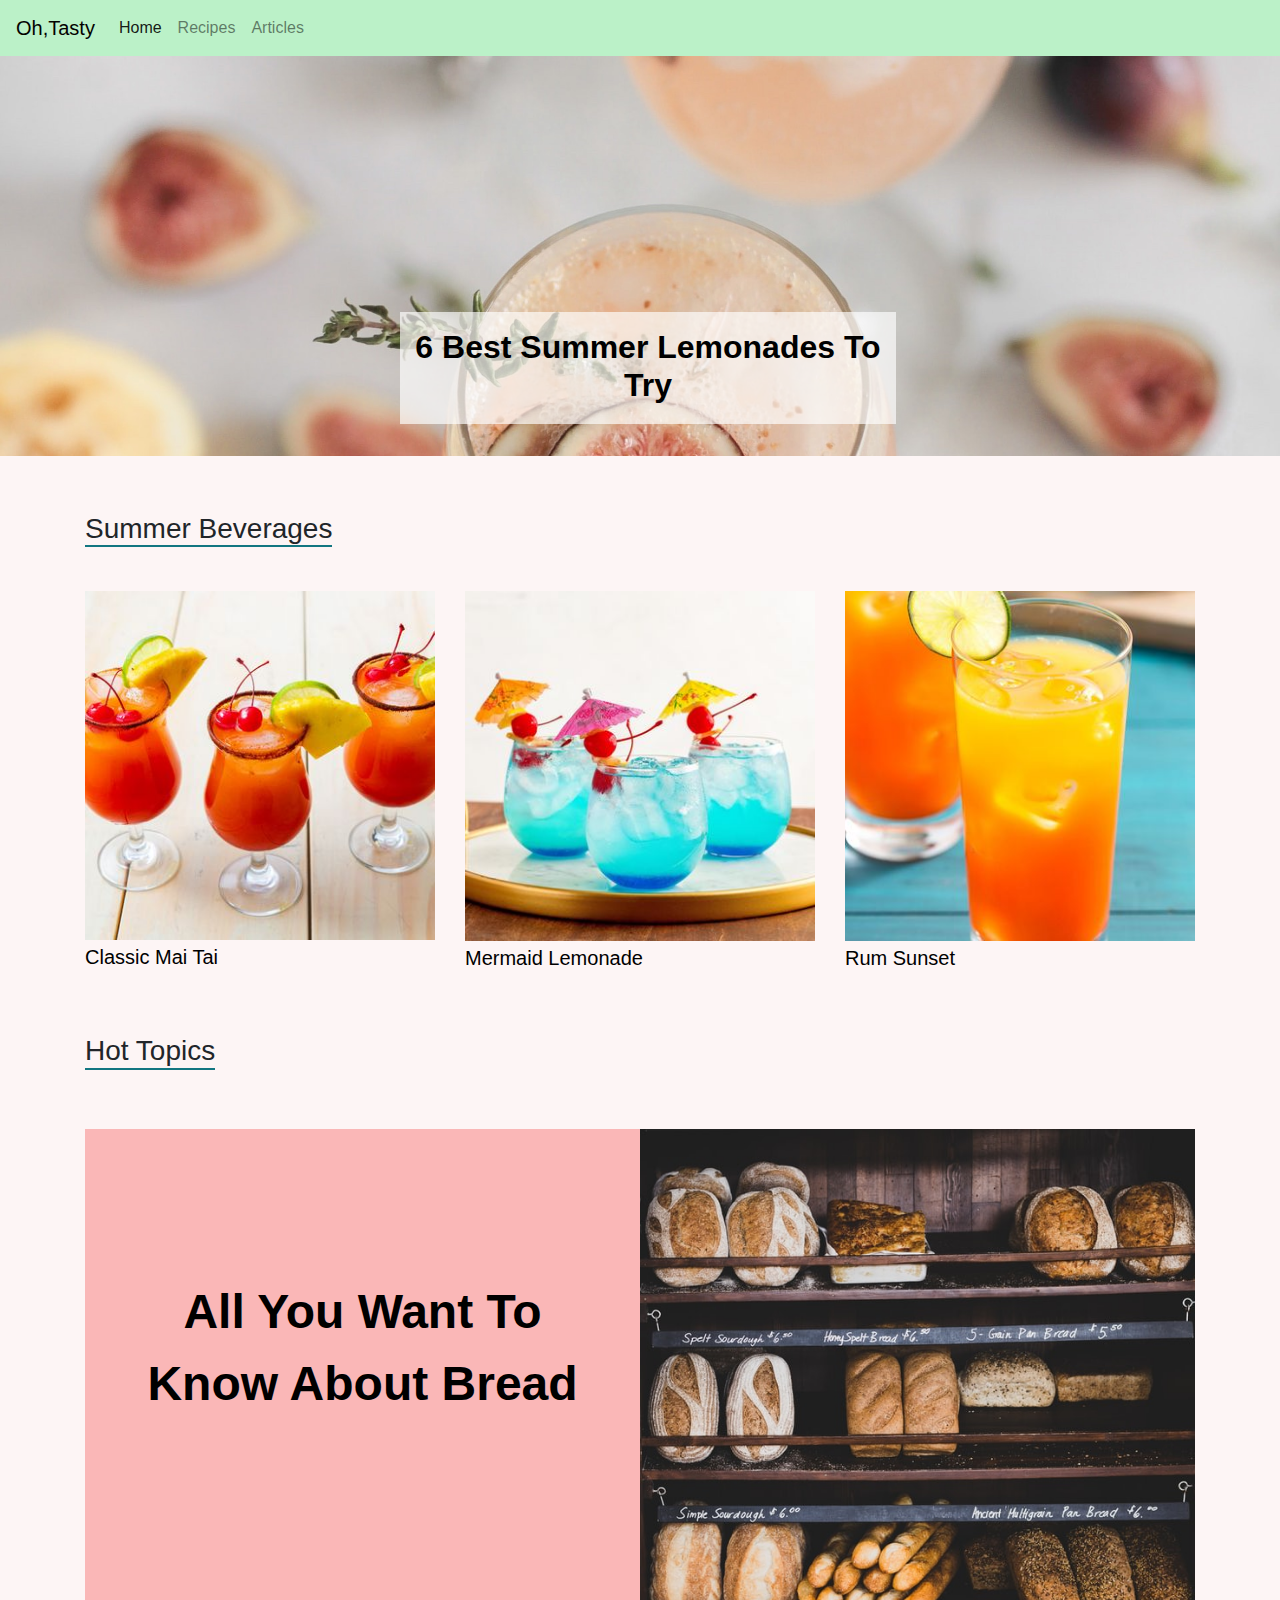
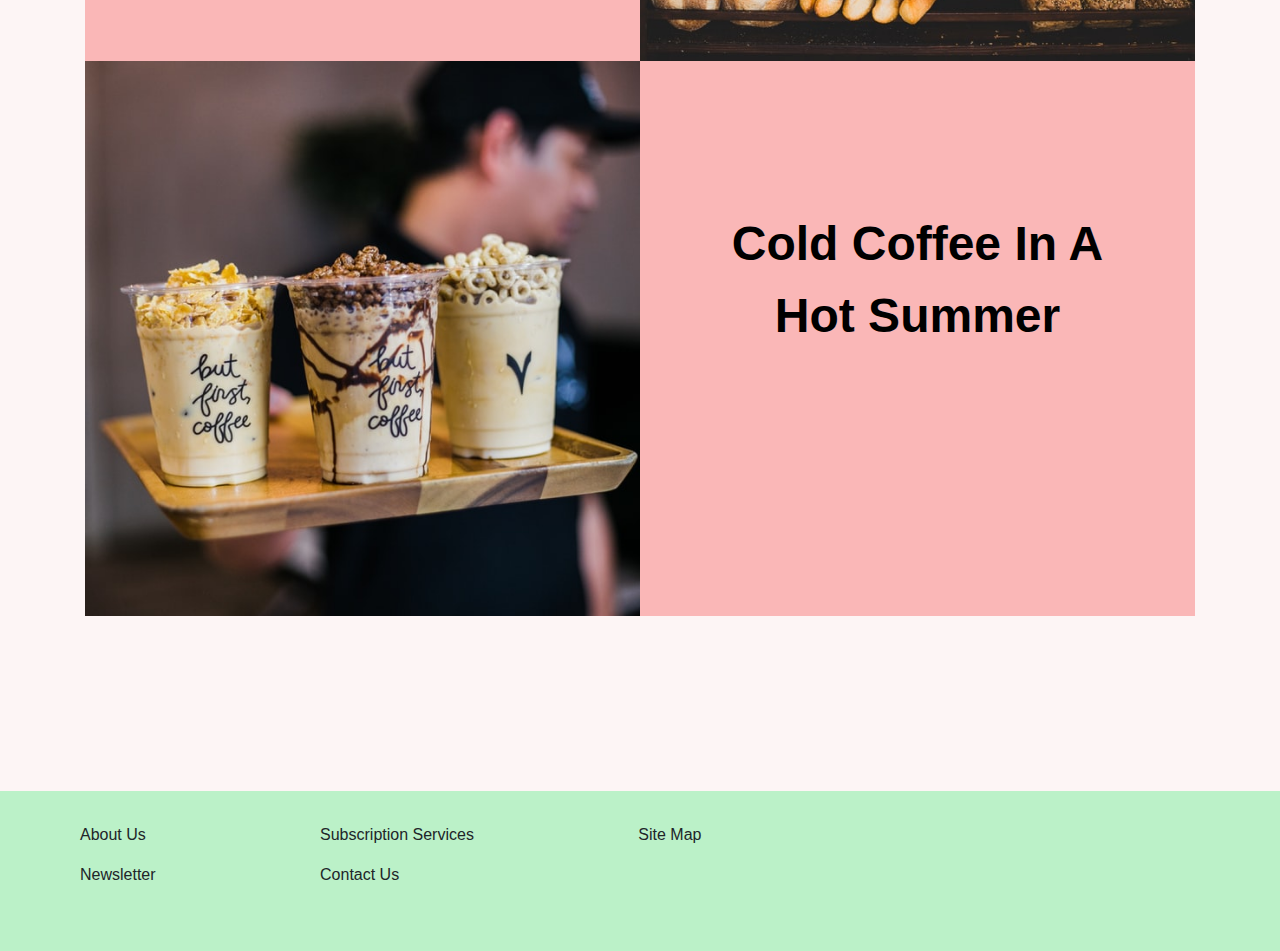
<file: index.html>
<!DOCTYPE html>
<html lang="en">
    <head>
        <meta charset="utf-8" />
        <meta name="viewport" content="width=device-width, initial-scale=1" />
        <title>My Webpage</title>

        <link
            rel="stylesheet"
            href="https://maxcdn.bootstrapcdn.com/bootstrap/4.3.1/css/bootstrap.min.css"
            integrity="sha384-ggOyR0iXCbMQv3Xipma34MD+dH/1fQ784/j6cY/iJTQUOhcWr7x9JvoRxT2MZw1T"
            crossorigin="anonymous"
        />

        <link rel="stylesheet" href="./css/style.css">
    </head>
    <body>
        <nav class="navbar navbar-expand-lg navbar-light">
            <a class="navbar-brand" href="index.html">Oh,Tasty</a>
            <button class="navbar-toggler" type="button" data-toggle="collapse" data-target="#navbarNav" aria-controls="navbarNav" aria-expanded="false" aria-label="Toggle navigation">
              <span class="navbar-toggler-icon"></span>
            </button>
            <div class="collapse navbar-collapse" id="navbarNav">
              <ul class="navbar-nav">
                <li class="nav-item active">
                  <a class="nav-link" href="index.html">Home <span class="sr-only">(current)</span></a>
                </li>
                <li class="nav-item">
                  <a class="nav-link" href="recipes.html">Recipes</a>
                </li>
                <li class="nav-item">
                  <a class="nav-link" href="articles.html">Articles</a>
                </li>
              </ul>
            </div>
        </nav>

        <div class="header">
            <div class="row">
                <div class="header-image col-sm-12">
                    <a href='recipes.html'><img class='header-img img-fluid' src="./img/header_img_1.jpg"></a>
                    <div class="header-card">
                        <h2><a href='recipes.html'>6 Best Summer Lemonades To Try</a></h2>
                    </div>
                </div>
            </div>
        </div>

        <div class="container">
            <div class="row">
                <div class="col-sm-12">
                    <h3 class="topic-title">Summer Beverages</h3> 
                </div>
            </div>
            <div class="row justify-content-center">
                <div class="main-recipes col-sm-4">
                    <a href="recipe.html"><img class='beverage-img' src="./img/beverage-1.jpg"/></a>
                    <h5><a href="recipe.html">Classic Mai Tai</a></h5>
                </div>
                <div class="main-recipes col-sm-4">
                    <a href="recipe_1.html"><img class='beverage-img' src="./img/beverage-2.jpg"/></a>
                    <h5><a href="recipe_1.html">Mermaid Lemonade</a></h5>
                </div>
                <div class="main-recipes col-sm-4">
                    <a href="recipe_2.html"><img class='beverage-img' src="./img/beverage-3.jpg"/></a>
                    <h5><a href="recipe_2.html">Rum Sunset</a></h5>
                </div>

            </div>
            <div class="row">
                <div class="col-sm-12">
                    <h3 class="topic-title">Hot Topics</h3> 
                </div>
            </div>
            <div class="hot-topics row justify-content-center">
                <div class="content row justify-content-center">
                    <div class="article-title-container col-sm-6">
                        <p class="article-title"><a href="article.html">All You Want To Know About Bread</a></p>
                    </div>
                    <div class="article-image col-sm-6">
                        <a href="article.html"><img class="img-fluid" src="./img/bread.jpg"/></a>
                    </div>
                </div>
                <div class="content row justify-content-center">
                    <div class="article-image col-sm-6">
                        <a href="article_1.html"><img class="img-fluid" src="./img/coffe.jpg"/></a>
                    </div>
                    <div class="article-title-container col-sm-6">
                        <p class="article-title"><a href="article_1.html">Cold Coffee In A Hot Summer</a></p>
                    </div>
                </div>
                

            </div>

        </div>
        <footer>
            <div class="footer-block">
                <p>About Us</p>
                <p>Newsletter</p>
            </div>
            <div class="footer-block">
                <p>Subscription Services</p>
                <p>Contact Us</p>
            </div>
            <div class="footer-block">
                <p>Site Map</p>
            </div>
        </footer>

    </body>
</html>
</file>
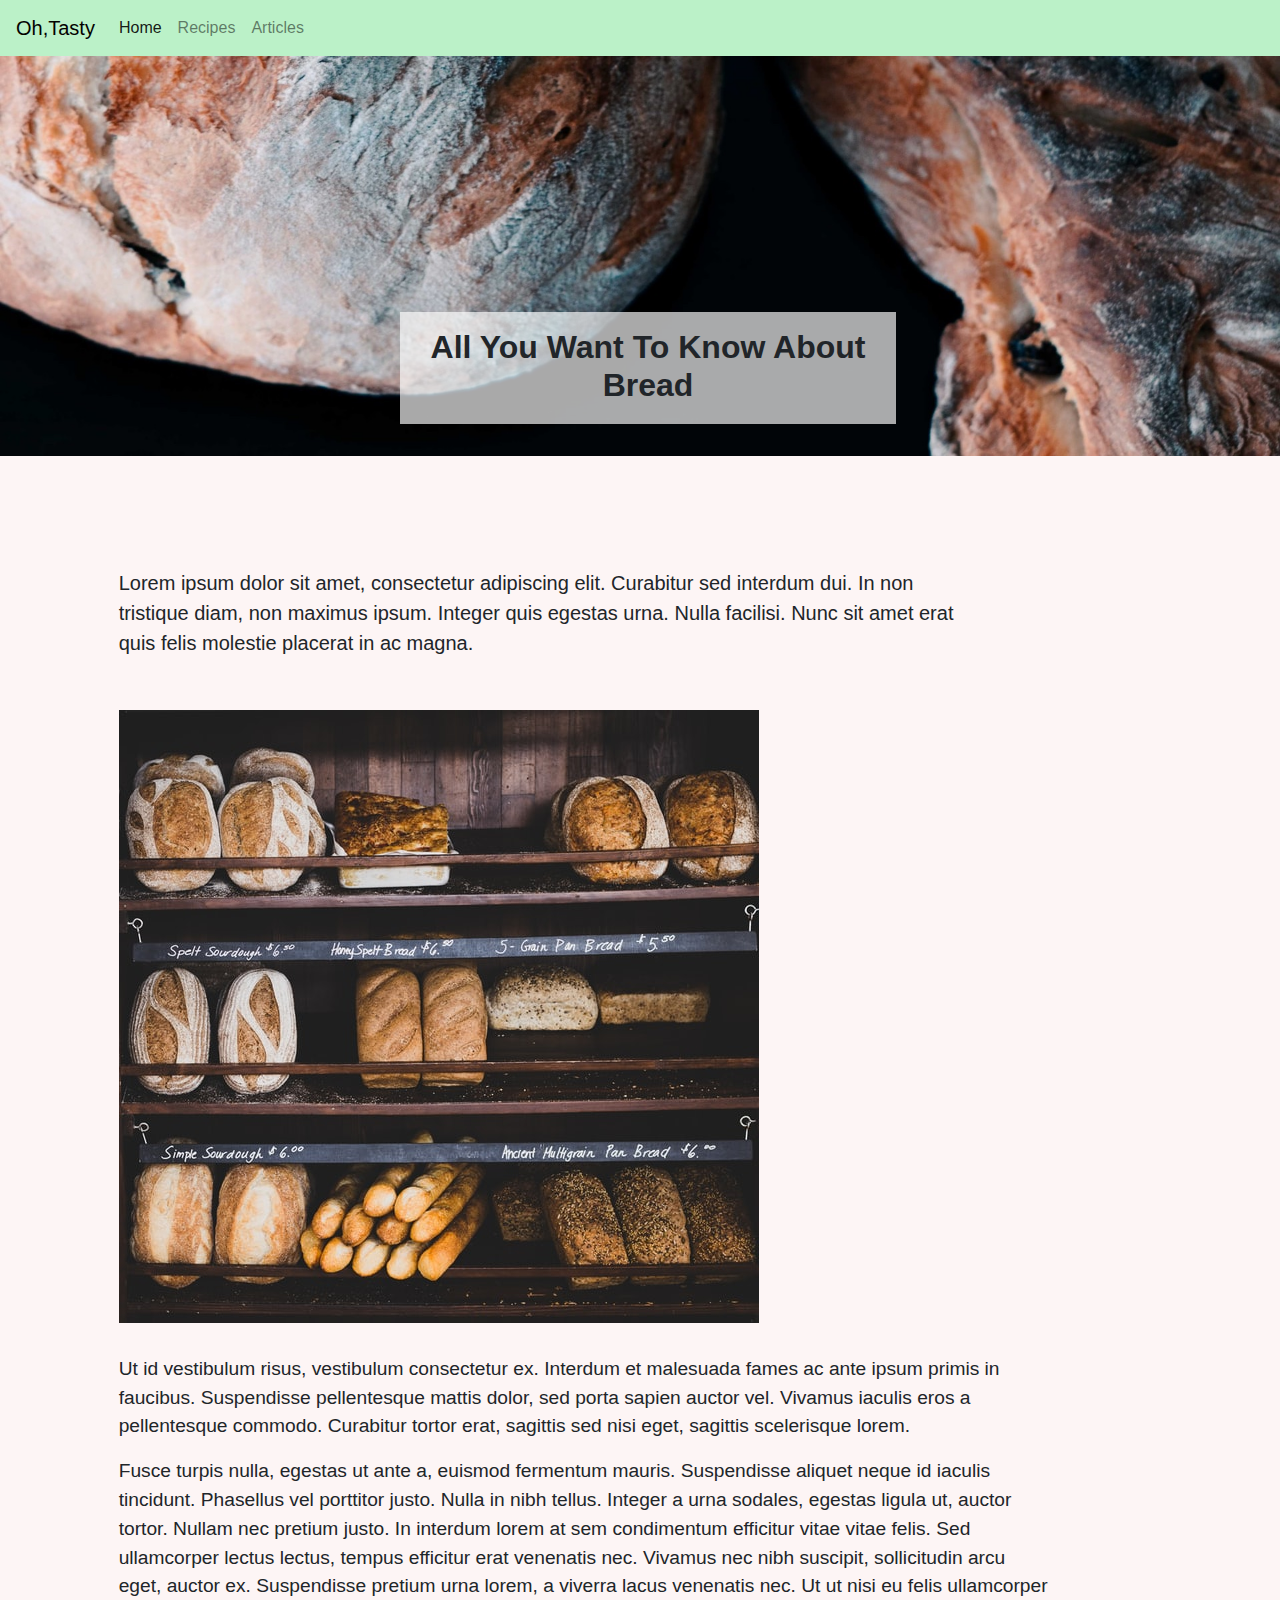
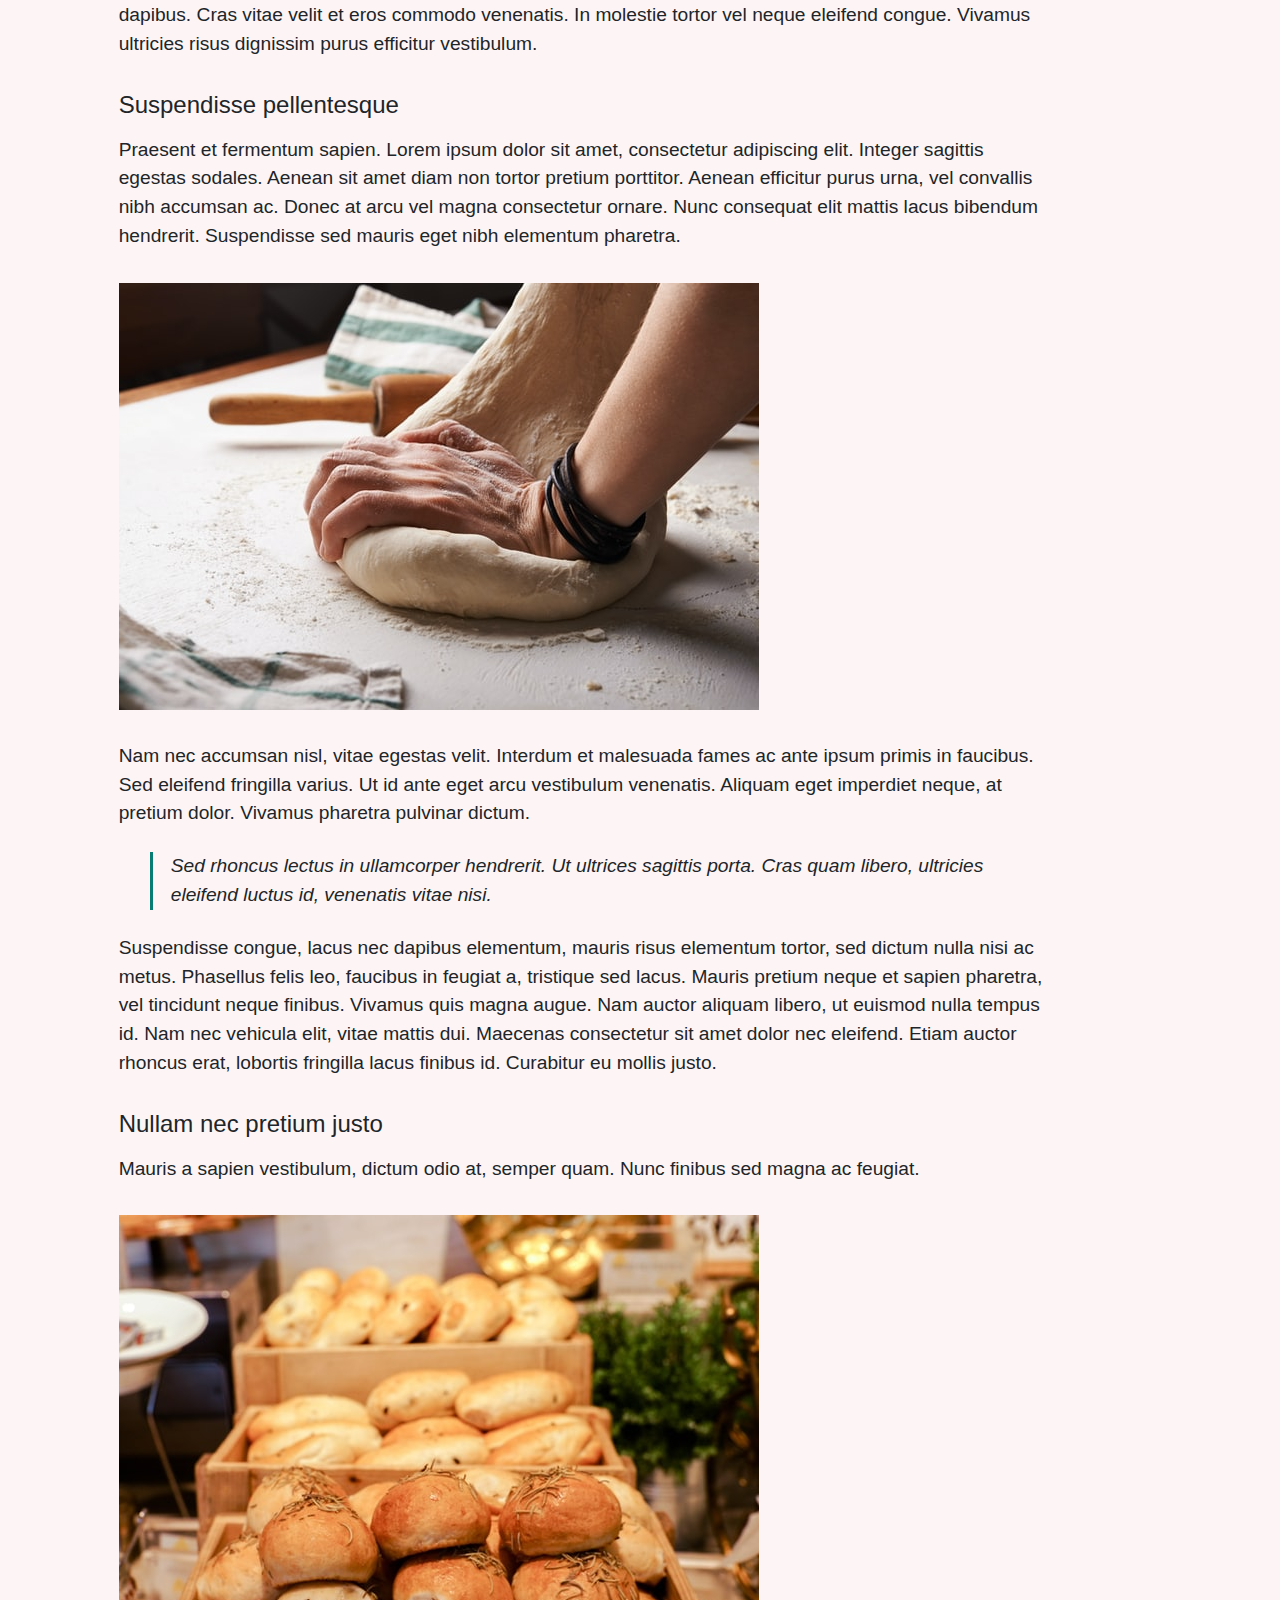
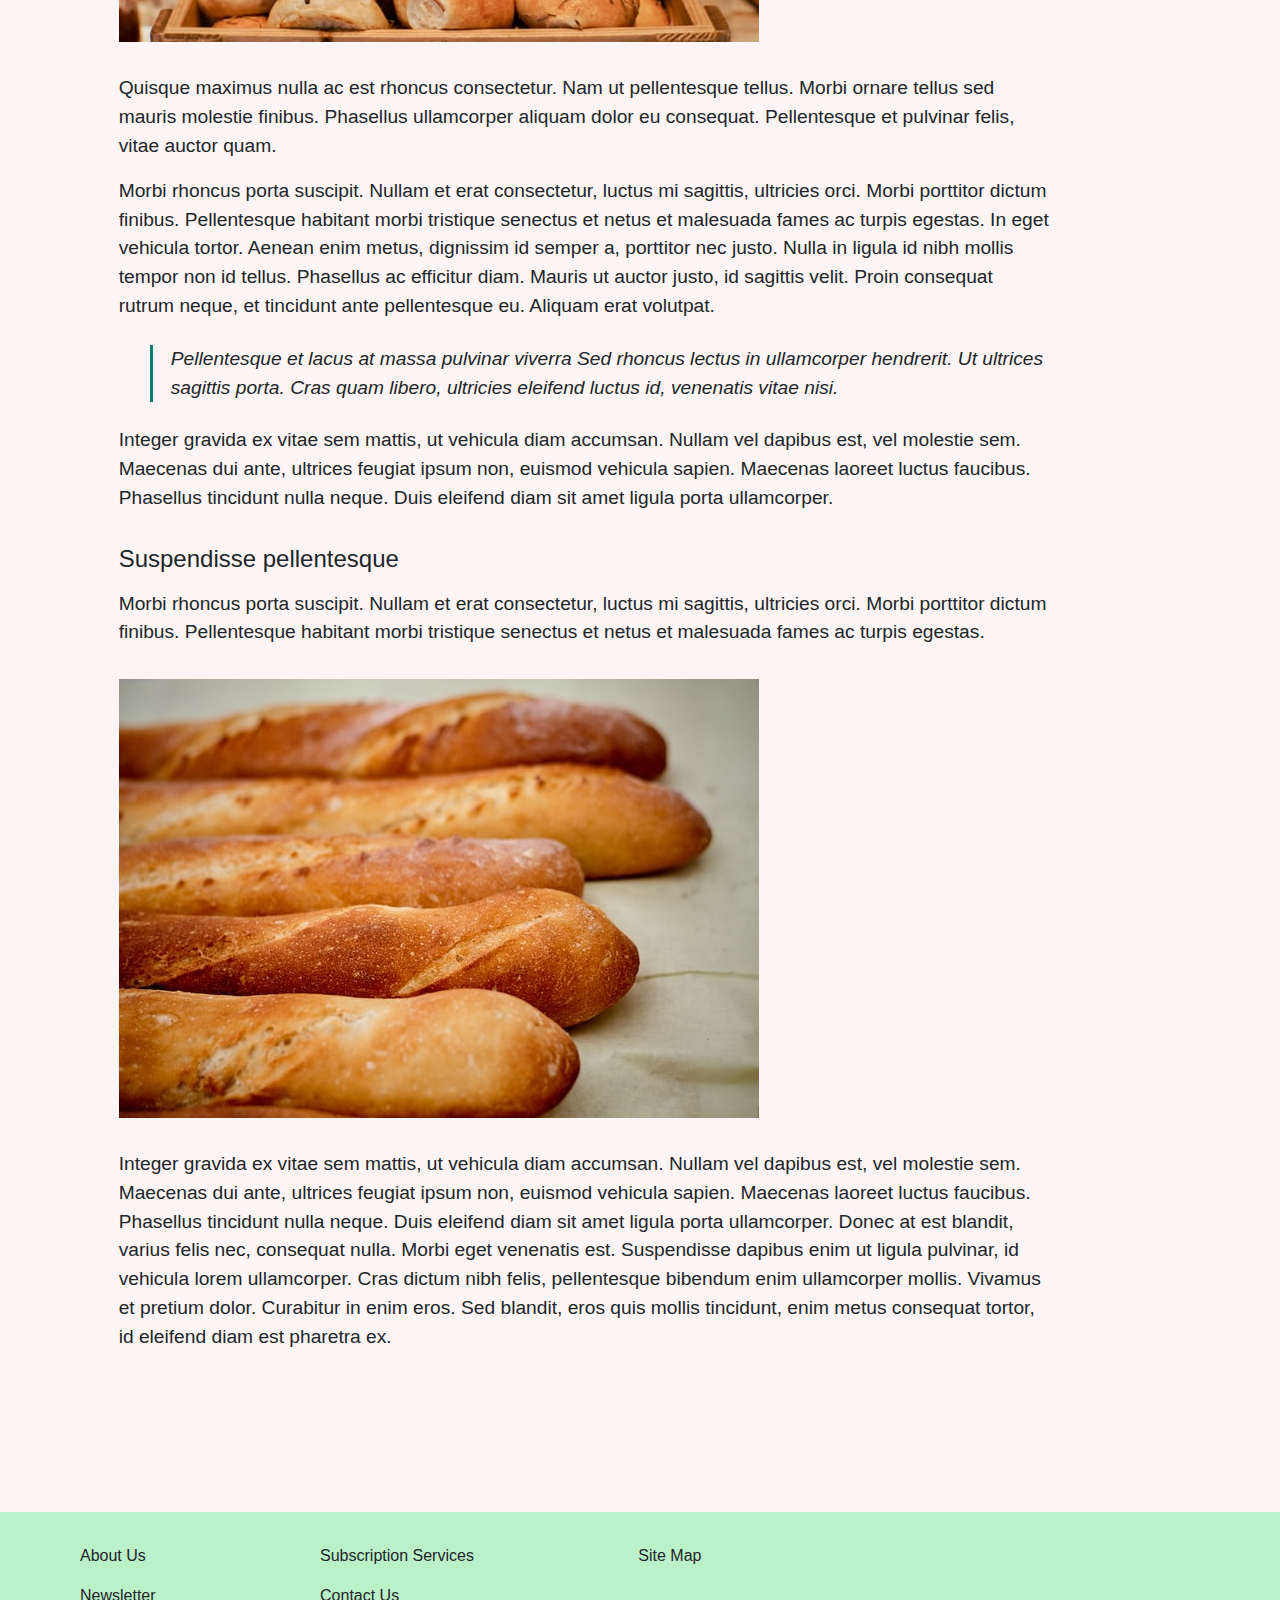
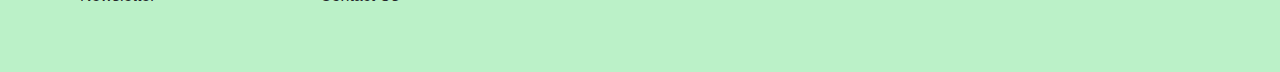
<file: article.html>
<!DOCTYPE html>
<html lang="en">
    <head>
        <meta charset="utf-8" />
        <meta name="viewport" content="width=device-width, initial-scale=1" />
        <title>My Webpage</title>

        <link
            rel="stylesheet"
            href="https://maxcdn.bootstrapcdn.com/bootstrap/4.3.1/css/bootstrap.min.css"
            integrity="sha384-ggOyR0iXCbMQv3Xipma34MD+dH/1fQ784/j6cY/iJTQUOhcWr7x9JvoRxT2MZw1T"
            crossorigin="anonymous"
        />

        <link rel="stylesheet" href="./css/style.css">
    </head>
    <body>
        <nav class="navbar navbar-expand-lg navbar-light">
            <a class="navbar-brand" href="index.html">Oh,Tasty</a>
            <button class="navbar-toggler" type="button" data-toggle="collapse" data-target="#navbarNav" aria-controls="navbarNav" aria-expanded="false" aria-label="Toggle navigation">
              <span class="navbar-toggler-icon"></span>
            </button>
            <div class="collapse navbar-collapse" id="navbarNav">
              <ul class="navbar-nav">
                <li class="nav-item active">
                  <a class="nav-link" href="index.html">Home <span class="sr-only">(current)</span></a>
                </li>
                <li class="nav-item">
                  <a class="nav-link" href="recipes.html">Recipes</a>
                </li>
                <li class="nav-item">
                  <a class="nav-link" href="articles.html">Articles</a>
                </li>
              </ul>
            </div>
        </nav>

        <div class="header">
            <div class="row">
                <div class="header-image col-sm-12">
                    <img class='header-img img-fluid' src="./img/bread-main-1.jpg">
                    <div class="header-card">
                        <h2>All You Want To Know About Bread</h2>
                    </div>
                </div>
            </div>
        </div>

        <div class="article-wrapper col-sm-10">
            
    
            <div class="article-content">
                <div class='col-sm-10' id='first-p'>
                    <p>Lorem ipsum dolor sit amet, consectetur adipiscing elit. Curabitur sed interdum dui. In non tristique diam, non maximus ipsum. Integer quis egestas urna. Nulla facilisi. Nunc sit amet erat quis felis molestie placerat in ac magna.</p>
                </div>
    
                <div class="article-img">
                    <img class='img-fluid' src="./img/bread.jpg" />
                </div>

                <p>
                    Ut id vestibulum risus, vestibulum consectetur ex. Interdum et malesuada fames ac 
                    ante ipsum primis in faucibus. Suspendisse pellentesque mattis dolor, 
                    sed porta sapien auctor vel. Vivamus iaculis eros a pellentesque commodo. 
                    Curabitur tortor erat, sagittis sed nisi eget, sagittis scelerisque lorem.
                </p>
                <p>
                    Fusce turpis nulla, egestas ut ante a, euismod fermentum mauris. Suspendisse aliquet 
                    neque id iaculis tincidunt. Phasellus vel porttitor justo. Nulla in nibh tellus. 
                    Integer a urna sodales, egestas ligula ut, auctor tortor. Nullam nec pretium justo. 
                    In interdum lorem at sem condimentum efficitur vitae vitae felis. Sed ullamcorper lectus 
                    lectus, tempus efficitur erat venenatis nec. Vivamus nec nibh suscipit, sollicitudin arcu 
                    eget, auctor ex. Suspendisse pretium urna lorem, a viverra lacus venenatis nec. Ut ut nisi eu felis ullamcorper dapibus. 
                    Cras vitae velit et eros commodo venenatis. In molestie tortor vel neque eleifend congue. Vivamus ultricies risus 
                    dignissim purus efficitur vestibulum.
                </p>
                <h4>Suspendisse pellentesque</h4>
                <p>
                    Praesent et fermentum sapien. Lorem ipsum dolor sit amet, consectetur adipiscing elit. 
                    Integer sagittis egestas sodales. Aenean sit amet diam non tortor pretium porttitor.
                     Aenean efficitur purus urna, vel convallis nibh accumsan ac. Donec at arcu vel magna
                      consectetur ornare. Nunc consequat elit mattis lacus bibendum hendrerit. Suspendisse 
                      sed mauris eget nibh elementum pharetra.
                </p>

                <div class="article-img">
                    <img class='img-fluid' src="./img/dough.jpg" />
                </div>

                <p>
                    Nam nec accumsan nisl, vitae egestas velit. Interdum et malesuada fames ac ante ipsum
                     primis in faucibus. Sed eleifend fringilla varius. Ut id ante eget arcu vestibulum
                      venenatis. Aliquam eget imperdiet neque, at pretium dolor. Vivamus pharetra pulvinar dictum.
                </p>

                <div class="quote">
                    <p>Sed rhoncus lectus in ullamcorper hendrerit. Ut ultrices sagittis porta. 
                        Cras quam libero, ultricies eleifend luctus id, venenatis vitae nisi.
                    </p>
                </div>

                <p>Suspendisse congue, lacus nec dapibus elementum, mauris risus elementum 
                    tortor, sed dictum nulla nisi ac metus. Phasellus felis leo, faucibus in 
                    feugiat a, tristique sed lacus. Mauris pretium neque et sapien pharetra, 
                    vel tincidunt neque finibus. Vivamus quis magna augue. Nam auctor aliquam 
                    libero, ut euismod nulla tempus id. Nam nec vehicula elit, vitae mattis dui. 
                    Maecenas consectetur sit amet dolor nec eleifend. Etiam auctor rhoncus erat, 
                    lobortis fringilla lacus finibus id. Curabitur eu mollis justo. 
                </p>

                <h4>Nullam nec pretium justo</h4>

                <p>
                    Mauris a sapien vestibulum, dictum odio at, semper quam. Nunc finibus sed magna ac feugiat.
                </p>

                <div class="article-img">
                    <img class='img-fluid' src="./img/buns.jpg"/>
                </div>

                <p>
                    Quisque maximus nulla ac est rhoncus consectetur. Nam ut pellentesque tellus. Morbi ornare 
                    tellus sed mauris molestie finibus. Phasellus ullamcorper aliquam dolor eu consequat. 
                    Pellentesque et pulvinar felis, vitae auctor quam.
                </p>

                <p>
                    Morbi rhoncus porta suscipit. Nullam et erat consectetur, luctus mi sagittis, ultricies orci.
                     Morbi porttitor dictum finibus. Pellentesque habitant morbi tristique senectus et netus et 
                     malesuada fames ac turpis egestas. In eget vehicula tortor. Aenean enim metus, dignissim id 
                     semper a, porttitor nec justo. Nulla in ligula id nibh mollis tempor non id tellus. Phasellus 
                     ac efficitur diam. Mauris ut auctor justo, id sagittis velit. Proin consequat rutrum neque, 
                     et tincidunt ante pellentesque eu. Aliquam erat volutpat.
                </p>

                <div class="quote">
                    <p>Pellentesque et lacus at massa pulvinar viverra Sed rhoncus lectus in ullamcorper hendrerit. Ut ultrices sagittis porta. 
                        Cras quam libero, ultricies eleifend luctus id, venenatis vitae nisi.
                    </p>
                </div>

                <p>
                    Integer gravida ex vitae sem mattis, ut vehicula diam accumsan. Nullam vel dapibus est, vel
                     molestie sem. Maecenas dui ante, ultrices feugiat ipsum non, euismod vehicula sapien. Maecenas 
                     laoreet luctus faucibus. Phasellus tincidunt nulla neque. Duis eleifend diam sit amet ligula 
                     porta ullamcorper.
                </p>

                <h4>Suspendisse pellentesque</h4>

                <p>
                    Morbi rhoncus porta suscipit. Nullam et erat consectetur, luctus mi sagittis, ultricies orci.
                     Morbi porttitor dictum finibus. Pellentesque habitant morbi tristique senectus et netus et 
                     malesuada fames ac turpis egestas. 
                </p>

                <div class="article-img">
                    <img class='img-fluid' src="./img/baget.jpg"/>
                </div>

                <p>
                    Integer gravida ex vitae sem mattis, ut vehicula diam accumsan. Nullam vel dapibus est, 
                    vel molestie sem. Maecenas dui ante, ultrices feugiat ipsum non, euismod vehicula sapien. 
                    Maecenas laoreet luctus faucibus. Phasellus tincidunt nulla neque. Duis eleifend diam sit
                     amet ligula porta ullamcorper. Donec at est blandit, varius felis nec, consequat nulla. 
                     Morbi eget venenatis est. Suspendisse dapibus enim ut ligula pulvinar, id vehicula lorem ullamcorper. 
                     Cras dictum nibh felis, pellentesque bibendum enim ullamcorper mollis. Vivamus et pretium dolor. 
                     Curabitur in enim eros. Sed blandit, eros quis mollis tincidunt, enim metus consequat tortor, id eleifend 
                     diam est pharetra ex.
                </p>

            </div>
        </div>

        


        <footer>
            <div class="footer-block">
                <p>About Us</p>
                <p>Newsletter</p>
            </div>
            <div class="footer-block">
                <p>Subscription Services</p>
                <p>Contact Us</p>
            </div>
            <div class="footer-block">
                <p>Site Map</p>
            </div>
        </footer>

    </body>
</html>
</file>
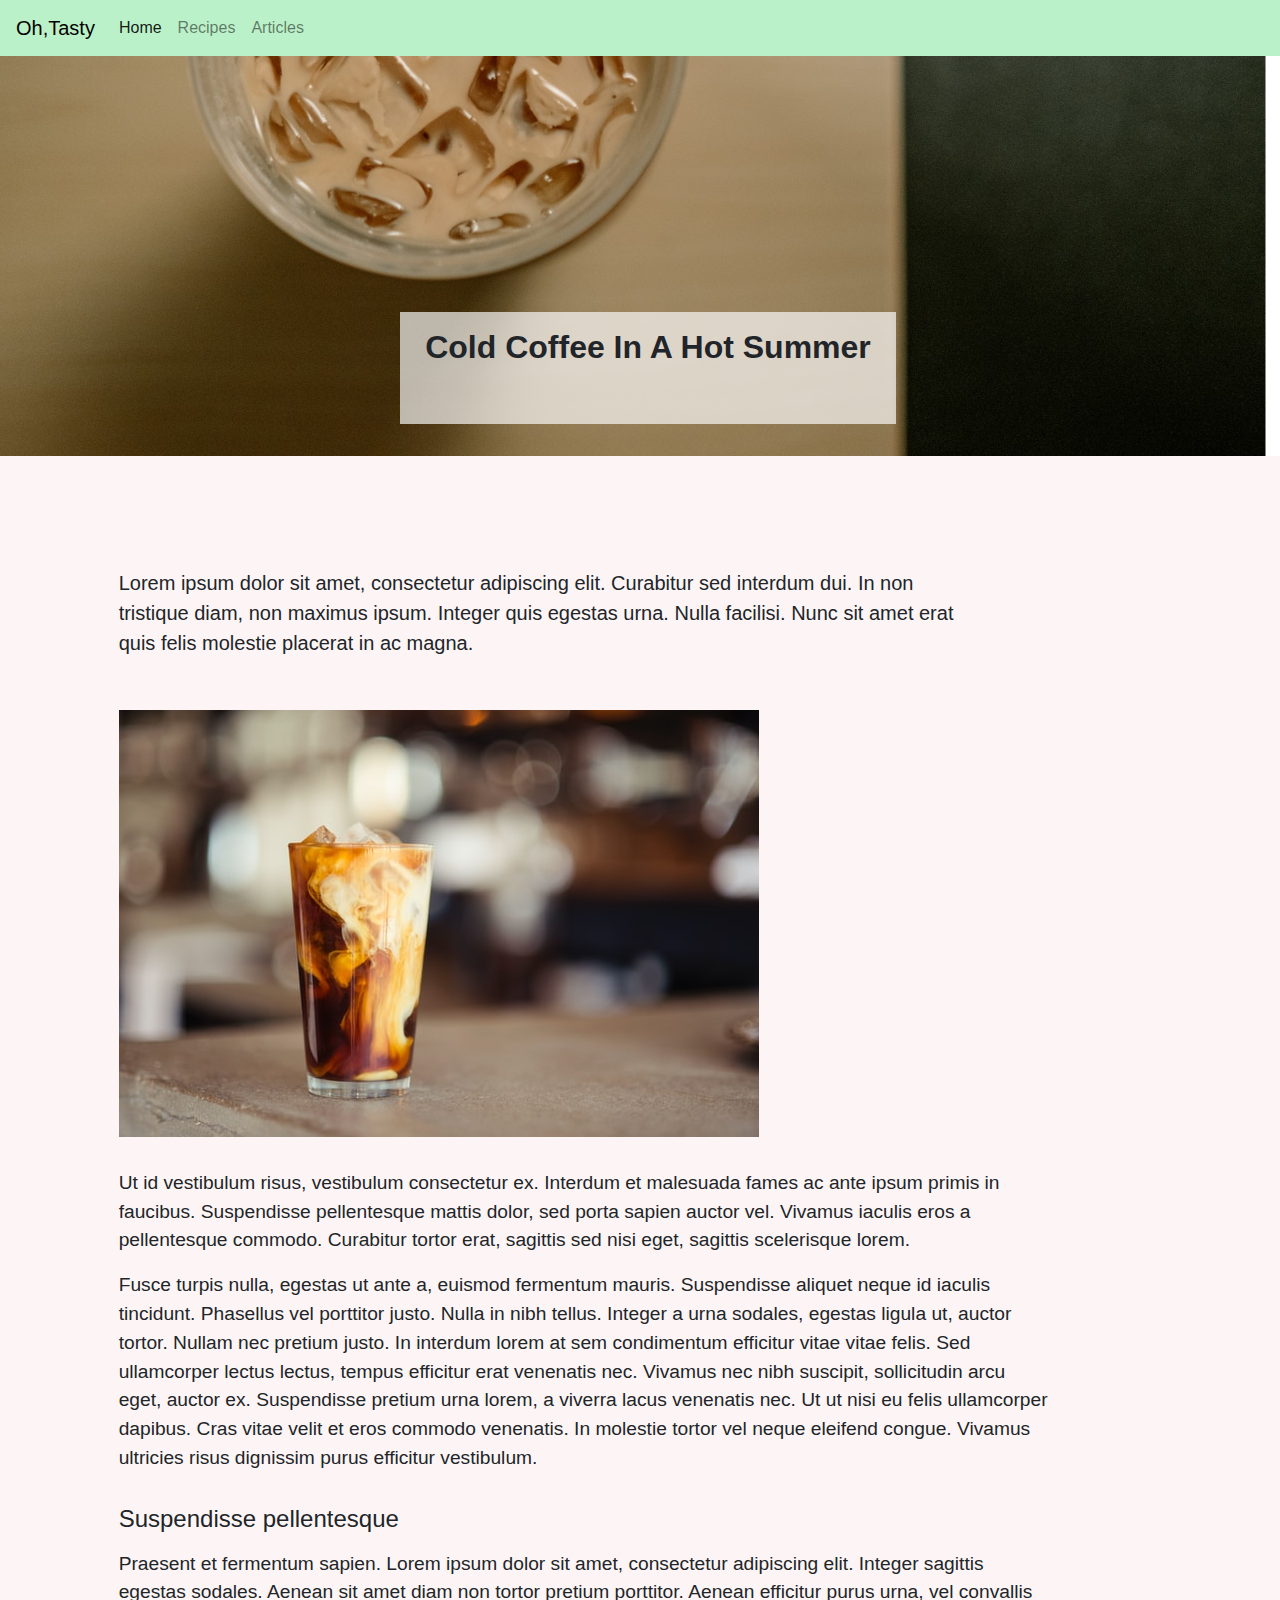
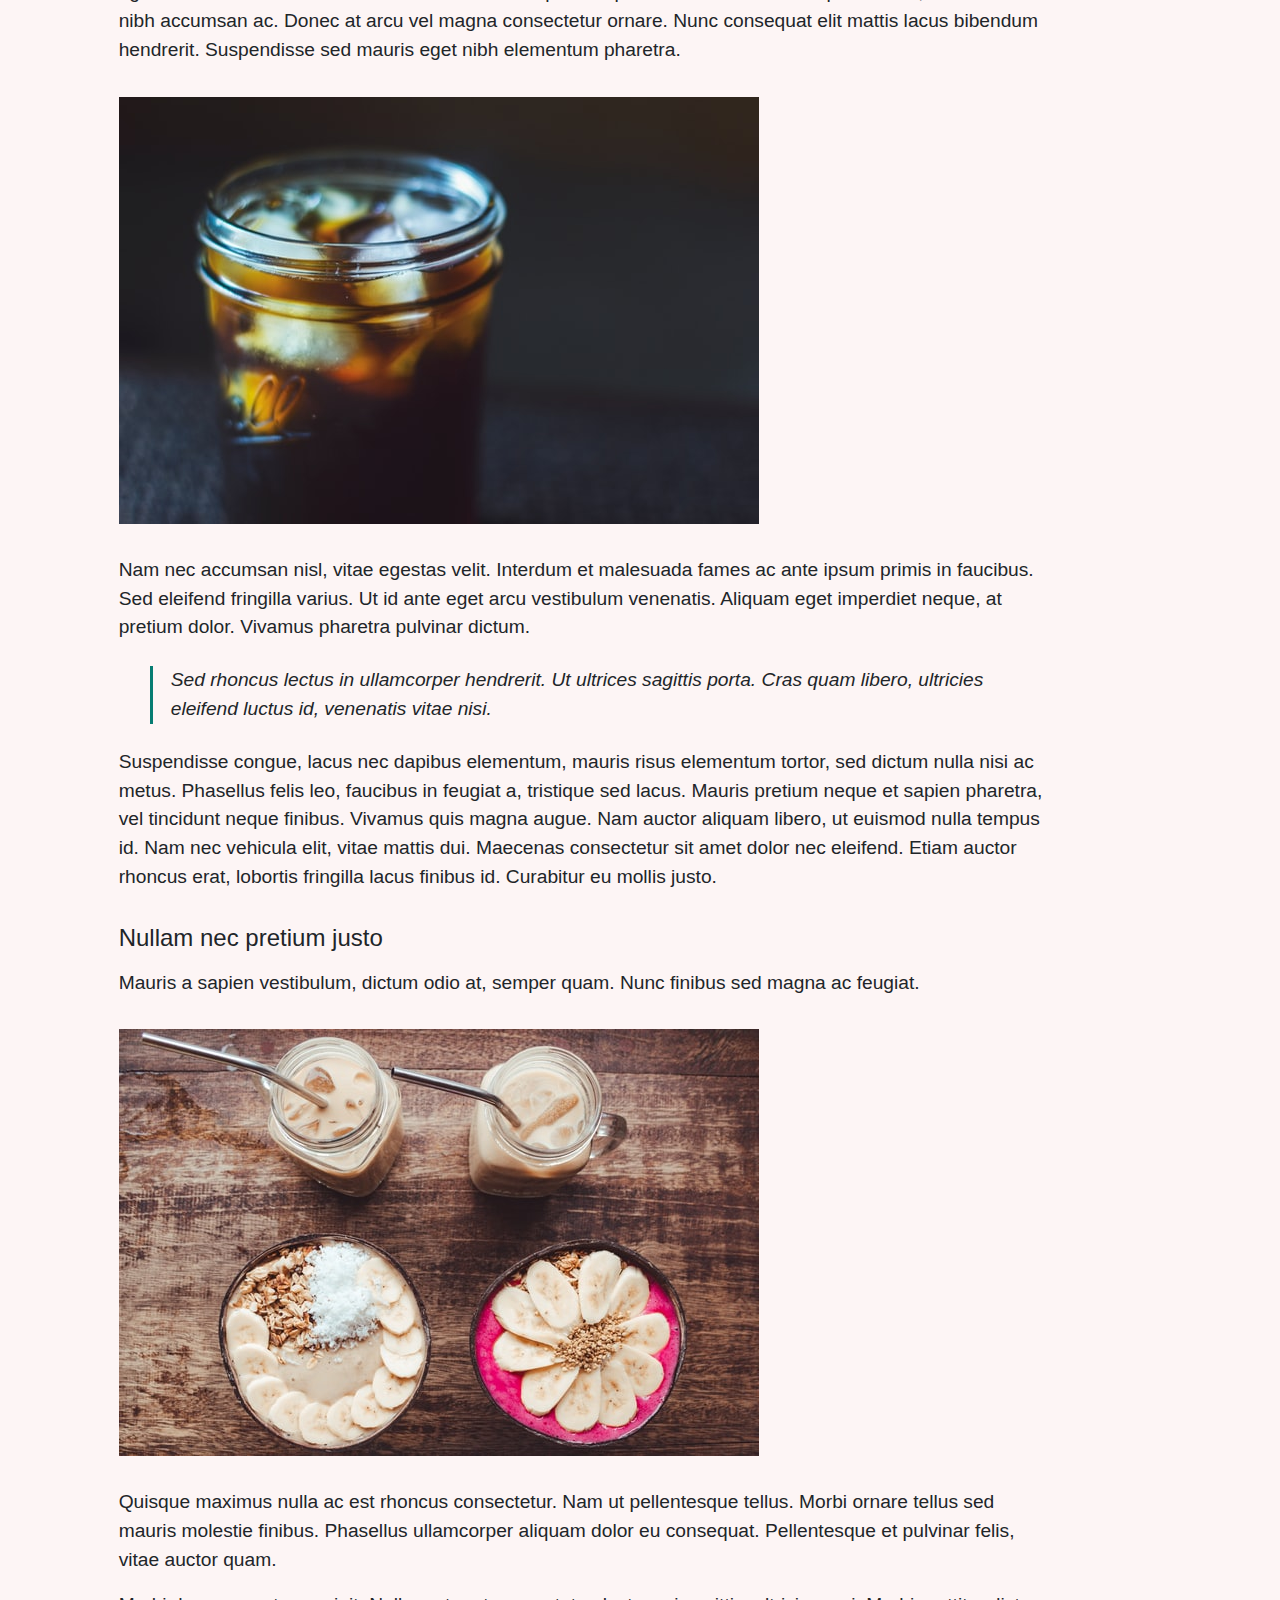
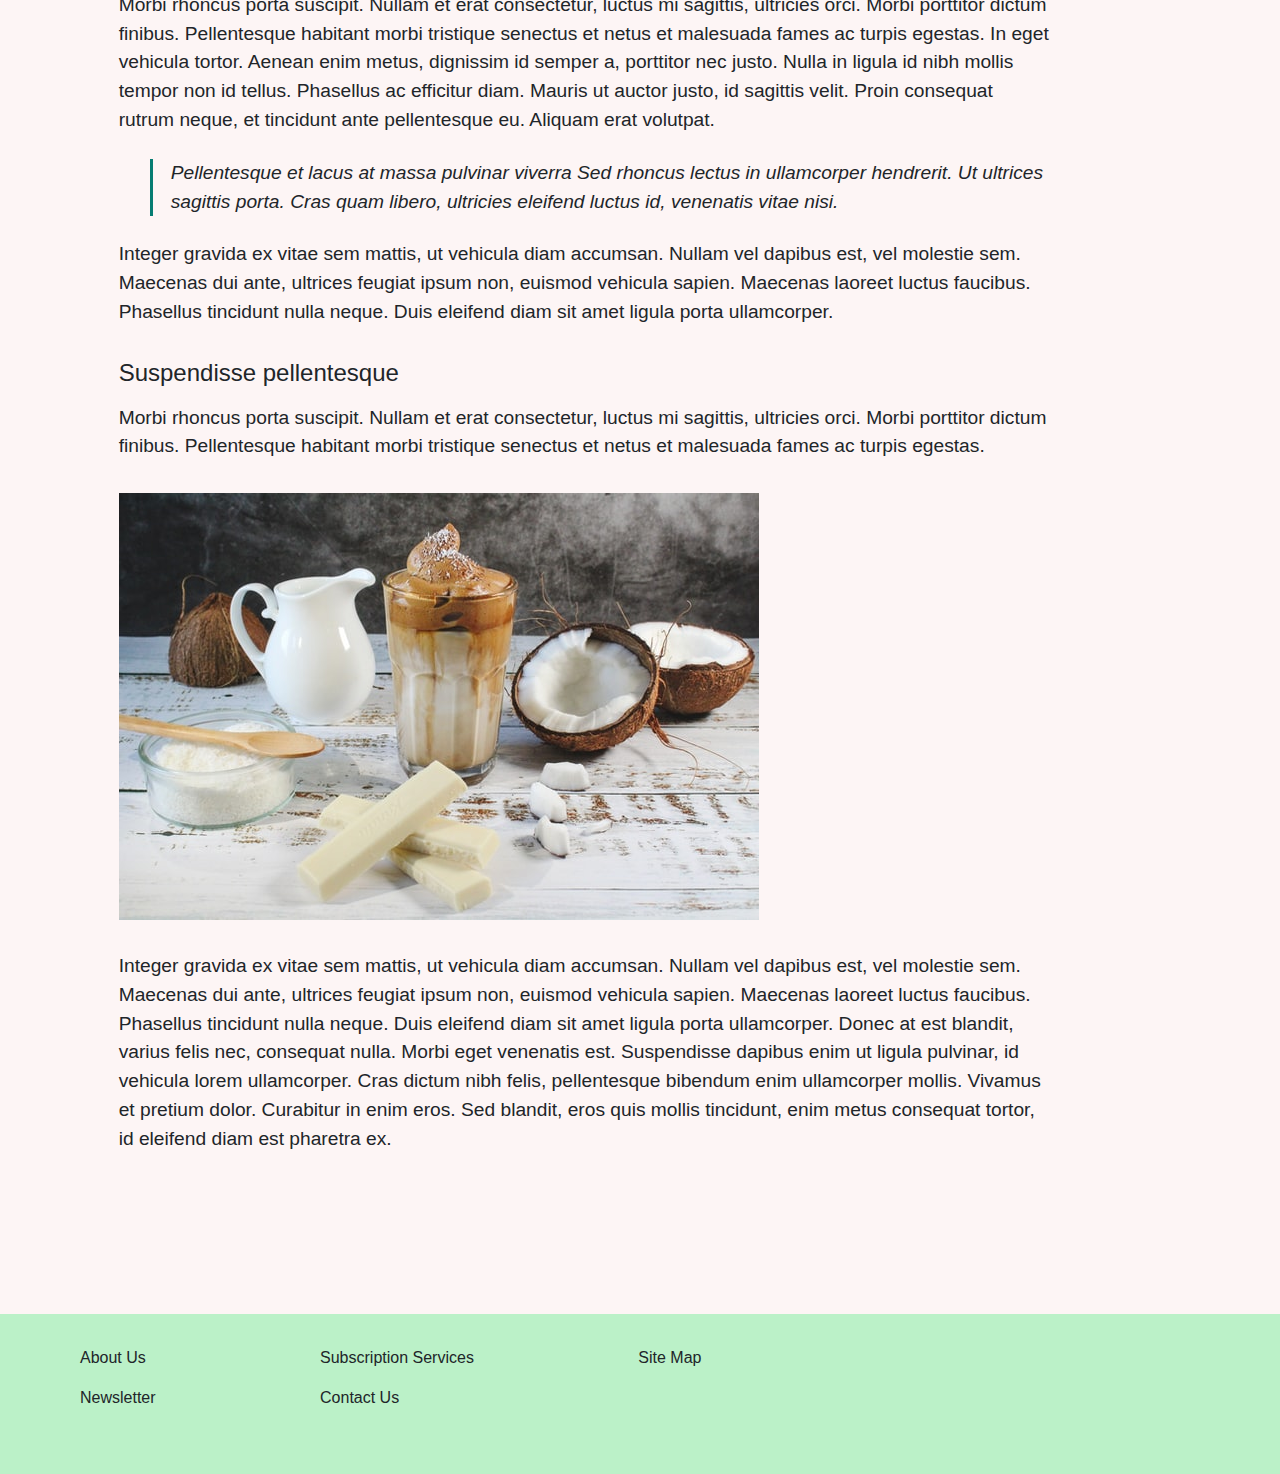
<file: article_1.html>
<!DOCTYPE html>
<html lang="en">
    <head>
        <meta charset="utf-8" />
        <meta name="viewport" content="width=device-width, initial-scale=1" />
        <title>My Webpage</title>

        <link
            rel="stylesheet"
            href="https://maxcdn.bootstrapcdn.com/bootstrap/4.3.1/css/bootstrap.min.css"
            integrity="sha384-ggOyR0iXCbMQv3Xipma34MD+dH/1fQ784/j6cY/iJTQUOhcWr7x9JvoRxT2MZw1T"
            crossorigin="anonymous"
        />

        <link rel="stylesheet" href="./css/style.css">
    </head>
    <body>
        <nav class="navbar navbar-expand-lg navbar-light">
            <a class="navbar-brand" href="index.html">Oh,Tasty</a>
            <button class="navbar-toggler" type="button" data-toggle="collapse" data-target="#navbarNav" aria-controls="navbarNav" aria-expanded="false" aria-label="Toggle navigation">
              <span class="navbar-toggler-icon"></span>
            </button>
            <div class="collapse navbar-collapse" id="navbarNav">
              <ul class="navbar-nav">
                <li class="nav-item active">
                  <a class="nav-link" href="index.html">Home <span class="sr-only">(current)</span></a>
                </li>
                <li class="nav-item">
                  <a class="nav-link" href="recipes.html">Recipes</a>
                </li>
                <li class="nav-item">
                  <a class="nav-link" href="articles.html">Articles</a>
                </li>
              </ul>
            </div>
        </nav>

        <div class="header">
            <div class="row">
                <div class="header-image col-sm-12">
                    <img class='header-img img-fluid' src="./img/coffe-main-1.jpg">
                    <div class="header-card">
                        <h2>Cold Coffee In A Hot Summer</h2>
                    </div>
                </div>
            </div>
        </div>

        <div class="article-wrapper col-sm-10">
            
    
            <div class="article-content">
                <div class='col-sm-10' id='first-p'>
                    <p>Lorem ipsum dolor sit amet, consectetur adipiscing elit. Curabitur sed interdum dui. In non tristique diam, non maximus ipsum. Integer quis egestas urna. Nulla facilisi. Nunc sit amet erat quis felis molestie placerat in ac magna.</p>
                </div>
    
                <div class="article-img">
                    <img class='img-fluid' src="./img/coffe-1.jpg" />
                </div>

                <p>
                    Ut id vestibulum risus, vestibulum consectetur ex. Interdum et malesuada fames ac 
                    ante ipsum primis in faucibus. Suspendisse pellentesque mattis dolor, 
                    sed porta sapien auctor vel. Vivamus iaculis eros a pellentesque commodo. 
                    Curabitur tortor erat, sagittis sed nisi eget, sagittis scelerisque lorem.
                </p>
                <p>
                    Fusce turpis nulla, egestas ut ante a, euismod fermentum mauris. Suspendisse aliquet 
                    neque id iaculis tincidunt. Phasellus vel porttitor justo. Nulla in nibh tellus. 
                    Integer a urna sodales, egestas ligula ut, auctor tortor. Nullam nec pretium justo. 
                    In interdum lorem at sem condimentum efficitur vitae vitae felis. Sed ullamcorper lectus 
                    lectus, tempus efficitur erat venenatis nec. Vivamus nec nibh suscipit, sollicitudin arcu 
                    eget, auctor ex. Suspendisse pretium urna lorem, a viverra lacus venenatis nec. Ut ut nisi eu felis ullamcorper dapibus. 
                    Cras vitae velit et eros commodo venenatis. In molestie tortor vel neque eleifend congue. Vivamus ultricies risus 
                    dignissim purus efficitur vestibulum.
                </p>
                <h4>Suspendisse pellentesque</h4>
                <p>
                    Praesent et fermentum sapien. Lorem ipsum dolor sit amet, consectetur adipiscing elit. 
                    Integer sagittis egestas sodales. Aenean sit amet diam non tortor pretium porttitor.
                     Aenean efficitur purus urna, vel convallis nibh accumsan ac. Donec at arcu vel magna
                      consectetur ornare. Nunc consequat elit mattis lacus bibendum hendrerit. Suspendisse 
                      sed mauris eget nibh elementum pharetra.
                </p>

                <div class="article-img">
                    <img class='img-fluid' src="./img/coffe-2.jpg" />
                </div>

                <p>
                    Nam nec accumsan nisl, vitae egestas velit. Interdum et malesuada fames ac ante ipsum
                     primis in faucibus. Sed eleifend fringilla varius. Ut id ante eget arcu vestibulum
                      venenatis. Aliquam eget imperdiet neque, at pretium dolor. Vivamus pharetra pulvinar dictum.
                </p>

                <div class="quote">
                    <p>Sed rhoncus lectus in ullamcorper hendrerit. Ut ultrices sagittis porta. 
                        Cras quam libero, ultricies eleifend luctus id, venenatis vitae nisi.
                    </p>
                </div>

                <p>Suspendisse congue, lacus nec dapibus elementum, mauris risus elementum 
                    tortor, sed dictum nulla nisi ac metus. Phasellus felis leo, faucibus in 
                    feugiat a, tristique sed lacus. Mauris pretium neque et sapien pharetra, 
                    vel tincidunt neque finibus. Vivamus quis magna augue. Nam auctor aliquam 
                    libero, ut euismod nulla tempus id. Nam nec vehicula elit, vitae mattis dui. 
                    Maecenas consectetur sit amet dolor nec eleifend. Etiam auctor rhoncus erat, 
                    lobortis fringilla lacus finibus id. Curabitur eu mollis justo. 
                </p>

                <h4>Nullam nec pretium justo</h4>

                <p>
                    Mauris a sapien vestibulum, dictum odio at, semper quam. Nunc finibus sed magna ac feugiat.
                </p>

                <div class="article-img">
                    <img class='img-fluid' src="./img/coffe-3.jpg"/>
                </div>

                <p>
                    Quisque maximus nulla ac est rhoncus consectetur. Nam ut pellentesque tellus. Morbi ornare 
                    tellus sed mauris molestie finibus. Phasellus ullamcorper aliquam dolor eu consequat. 
                    Pellentesque et pulvinar felis, vitae auctor quam.
                </p>

                <p>
                    Morbi rhoncus porta suscipit. Nullam et erat consectetur, luctus mi sagittis, ultricies orci.
                     Morbi porttitor dictum finibus. Pellentesque habitant morbi tristique senectus et netus et 
                     malesuada fames ac turpis egestas. In eget vehicula tortor. Aenean enim metus, dignissim id 
                     semper a, porttitor nec justo. Nulla in ligula id nibh mollis tempor non id tellus. Phasellus 
                     ac efficitur diam. Mauris ut auctor justo, id sagittis velit. Proin consequat rutrum neque, 
                     et tincidunt ante pellentesque eu. Aliquam erat volutpat.
                </p>

                <div class="quote">
                    <p>Pellentesque et lacus at massa pulvinar viverra Sed rhoncus lectus in ullamcorper hendrerit. Ut ultrices sagittis porta. 
                        Cras quam libero, ultricies eleifend luctus id, venenatis vitae nisi.
                    </p>
                </div>

                <p>
                    Integer gravida ex vitae sem mattis, ut vehicula diam accumsan. Nullam vel dapibus est, vel
                     molestie sem. Maecenas dui ante, ultrices feugiat ipsum non, euismod vehicula sapien. Maecenas 
                     laoreet luctus faucibus. Phasellus tincidunt nulla neque. Duis eleifend diam sit amet ligula 
                     porta ullamcorper.
                </p>

                <h4>Suspendisse pellentesque</h4>

                <p>
                    Morbi rhoncus porta suscipit. Nullam et erat consectetur, luctus mi sagittis, ultricies orci.
                     Morbi porttitor dictum finibus. Pellentesque habitant morbi tristique senectus et netus et 
                     malesuada fames ac turpis egestas. 
                </p>

                <div class="article-img">
                    <img class='img-fluid' src="./img/coffe-4.jpg"/>
                </div>

                <p>
                    Integer gravida ex vitae sem mattis, ut vehicula diam accumsan. Nullam vel dapibus est, 
                    vel molestie sem. Maecenas dui ante, ultrices feugiat ipsum non, euismod vehicula sapien. 
                    Maecenas laoreet luctus faucibus. Phasellus tincidunt nulla neque. Duis eleifend diam sit
                     amet ligula porta ullamcorper. Donec at est blandit, varius felis nec, consequat nulla. 
                     Morbi eget venenatis est. Suspendisse dapibus enim ut ligula pulvinar, id vehicula lorem ullamcorper. 
                     Cras dictum nibh felis, pellentesque bibendum enim ullamcorper mollis. Vivamus et pretium dolor. 
                     Curabitur in enim eros. Sed blandit, eros quis mollis tincidunt, enim metus consequat tortor, id eleifend 
                     diam est pharetra ex.
                </p>

            </div>
        </div>

        


        <footer>
            <div class="footer-block">
                <p>About Us</p>
                <p>Newsletter</p>
            </div>
            <div class="footer-block">
                <p>Subscription Services</p>
                <p>Contact Us</p>
            </div>
            <div class="footer-block">
                <p>Site Map</p>
            </div>
        </footer>

    </body>
</html>
</file>
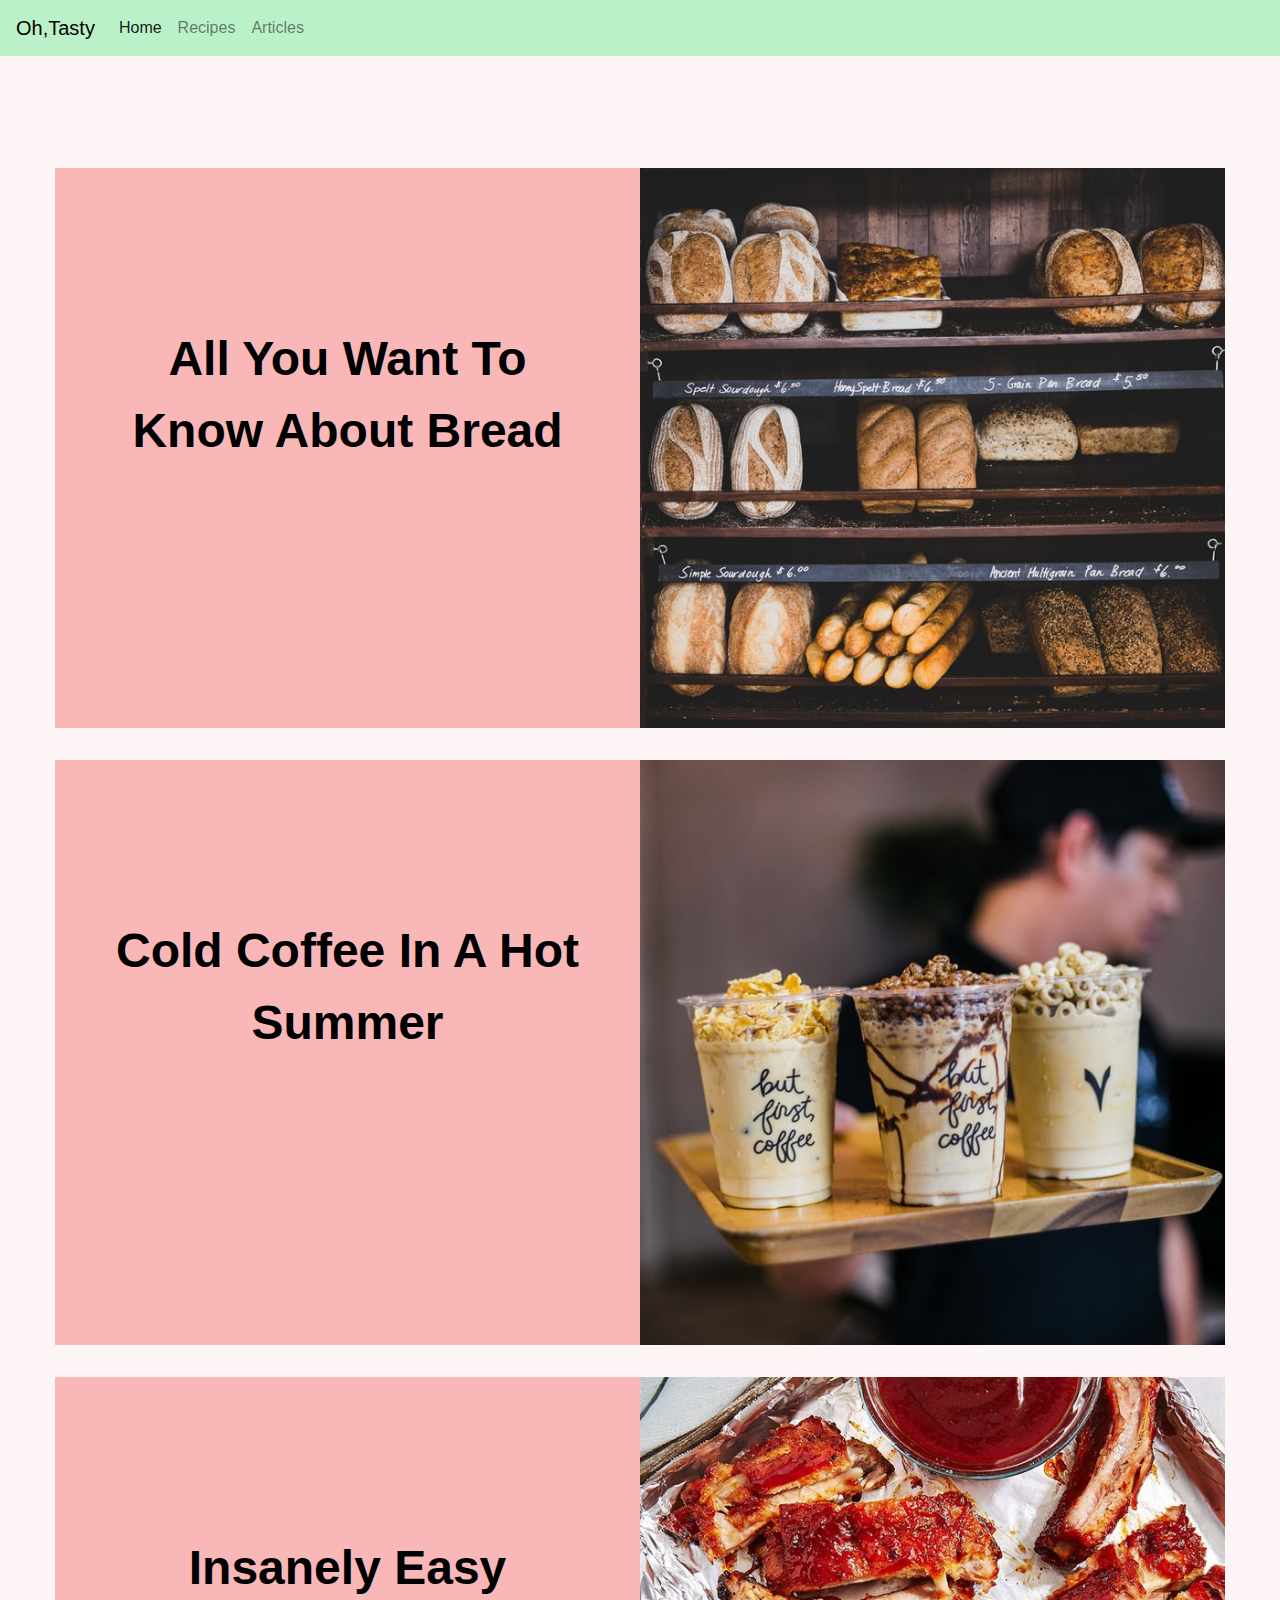
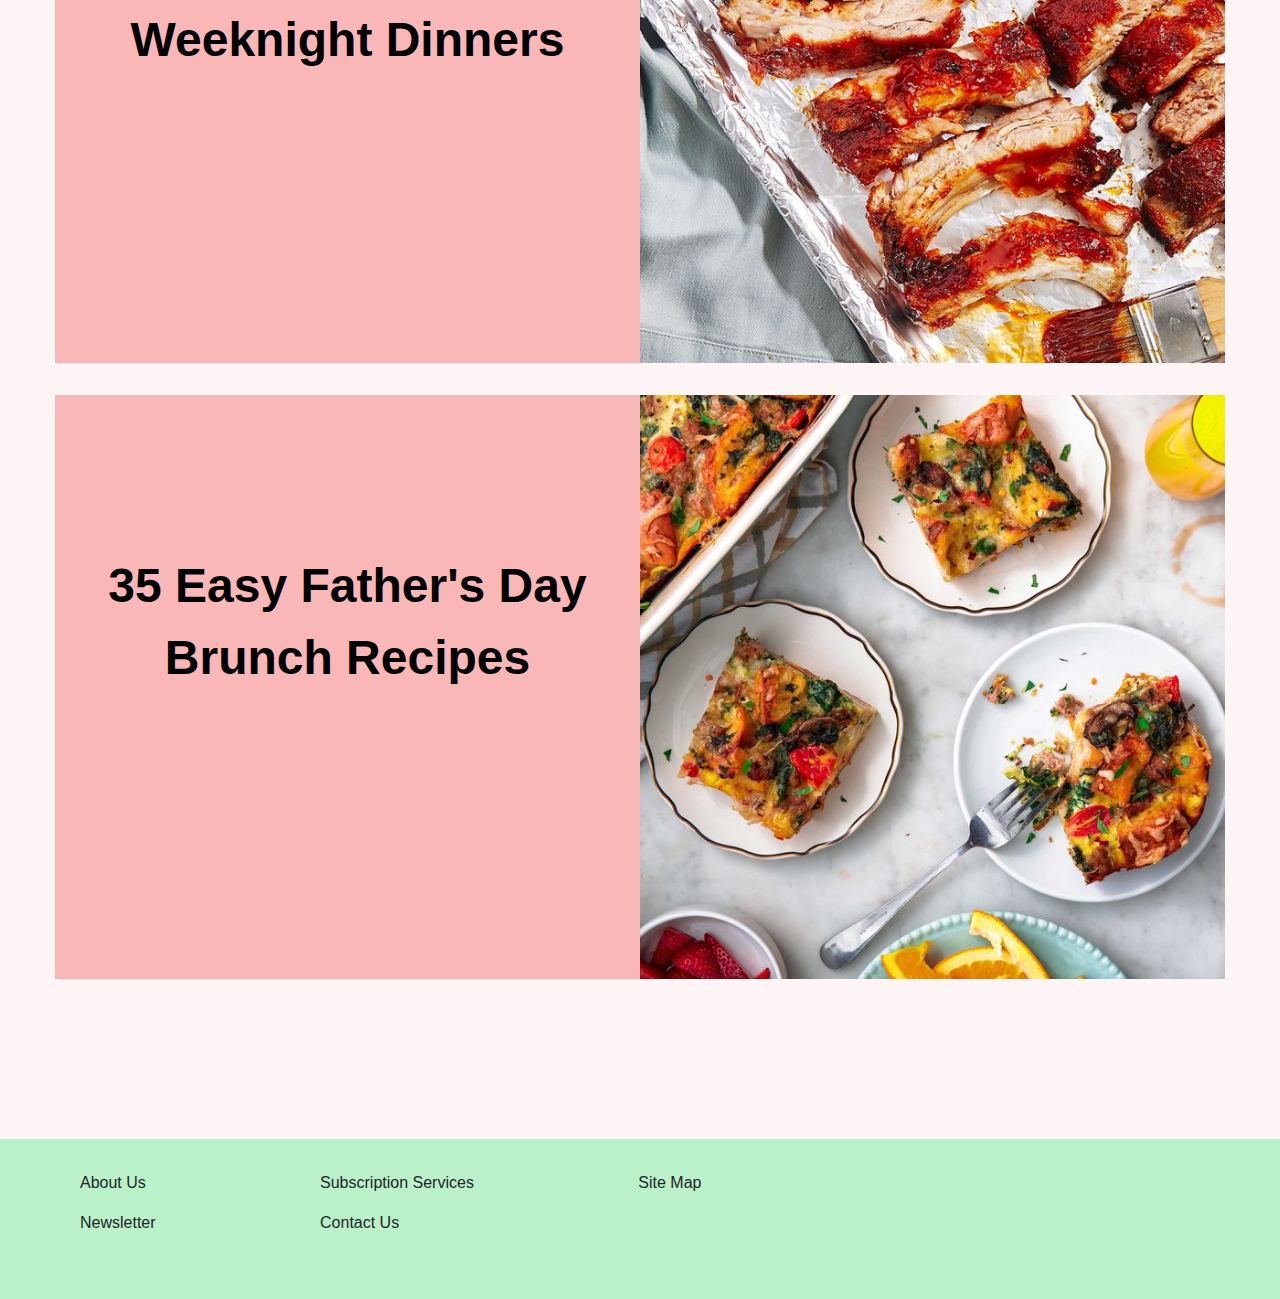
<file: articles.html>
<!DOCTYPE html>
<html lang="en">
    <head>
        <meta charset="utf-8" />
        <meta name="viewport" content="width=device-width, initial-scale=1" />
        <title>My Webpage</title>

        <link
            rel="stylesheet"
            href="https://maxcdn.bootstrapcdn.com/bootstrap/4.3.1/css/bootstrap.min.css"
            integrity="sha384-ggOyR0iXCbMQv3Xipma34MD+dH/1fQ784/j6cY/iJTQUOhcWr7x9JvoRxT2MZw1T"
            crossorigin="anonymous"
        />

        <link rel="stylesheet" href="./css/style.css">
    </head>
    <body>
        <nav class="navbar navbar-expand-lg navbar-light">
            <a class="navbar-brand" href="index.html">Oh,Tasty</a>
            <button class="navbar-toggler" type="button" data-toggle="collapse" data-target="#navbarNav" aria-controls="navbarNav" aria-expanded="false" aria-label="Toggle navigation">
              <span class="navbar-toggler-icon"></span>
            </button>
            <div class="collapse navbar-collapse" id="navbarNav">
              <ul class="navbar-nav">
                <li class="nav-item active">
                  <a class="nav-link" href="index.html">Home <span class="sr-only">(current)</span></a>
                </li>
                <li class="nav-item">
                  <a class="nav-link" href="recipes.html">Recipes</a>
                </li>
                <li class="nav-item">
                  <a class="nav-link" href="articles.html">Articles</a>
                </li>
              </ul>
            </div>
        </nav>

        <div class="container">
            
            <div class="articles row justify-content-center">
                <div class="articles-content row justify-content-center">
                    <div class="article-title-container col-sm-6">
                        <p class="article-title"><a href="article.html">All You Want To Know About Bread</a></p>
                    </div>
                    <div class="article-image col-sm-6">
                        <a href="article.html"><img class="img-fluid" src="./img/bread.jpg"/></a>
                    </div>
                </div>
                <div class="articles-content row justify-content-center">
                    <div class="article-title-container col-sm-6">
                        <p class="article-title"><a href="article_1.html">Cold Coffee In A Hot Summer</a></p>
                    </div>
                    <div class="article-image col-sm-6">
                        <a href="article_1.html"><img class="img-fluid" src="./img/coffe.jpg"/></a>
                    </div>
                    
                </div>
                <div class="articles-content row justify-content-center">
                    <div class="article-title-container col-sm-6">
                        <p class="article-title"><a href="article_1.html">Insanely Easy Weeknight Dinners</a></p>
                    </div>
                    <div class="article-image col-sm-6">
                        <img class="img-fluid" src="./img/dinners.jpg"/>
                    </div>
                    
                </div>

                <div class="articles-content row justify-content-center">
                    <div class="article-title-container col-sm-6">
                        <p class="article-title"><a href="article_1.html">35 Easy Father's Day Brunch Recipes</a></p>
                    </div>
                    <div class="article-image col-sm-6">
                        <img class="img-fluid" src="./img/brunches.jpg"/>
                    </div>
                    
                </div>
                

            </div>

        </div>
        <footer>
            <div class="footer-block">
                <p>About Us</p>
                <p>Newsletter</p>
            </div>
            <div class="footer-block">
                <p>Subscription Services</p>
                <p>Contact Us</p>
            </div>
            <div class="footer-block">
                <p>Site Map</p>
            </div>
        </footer>

    </body>
</html>
</file>
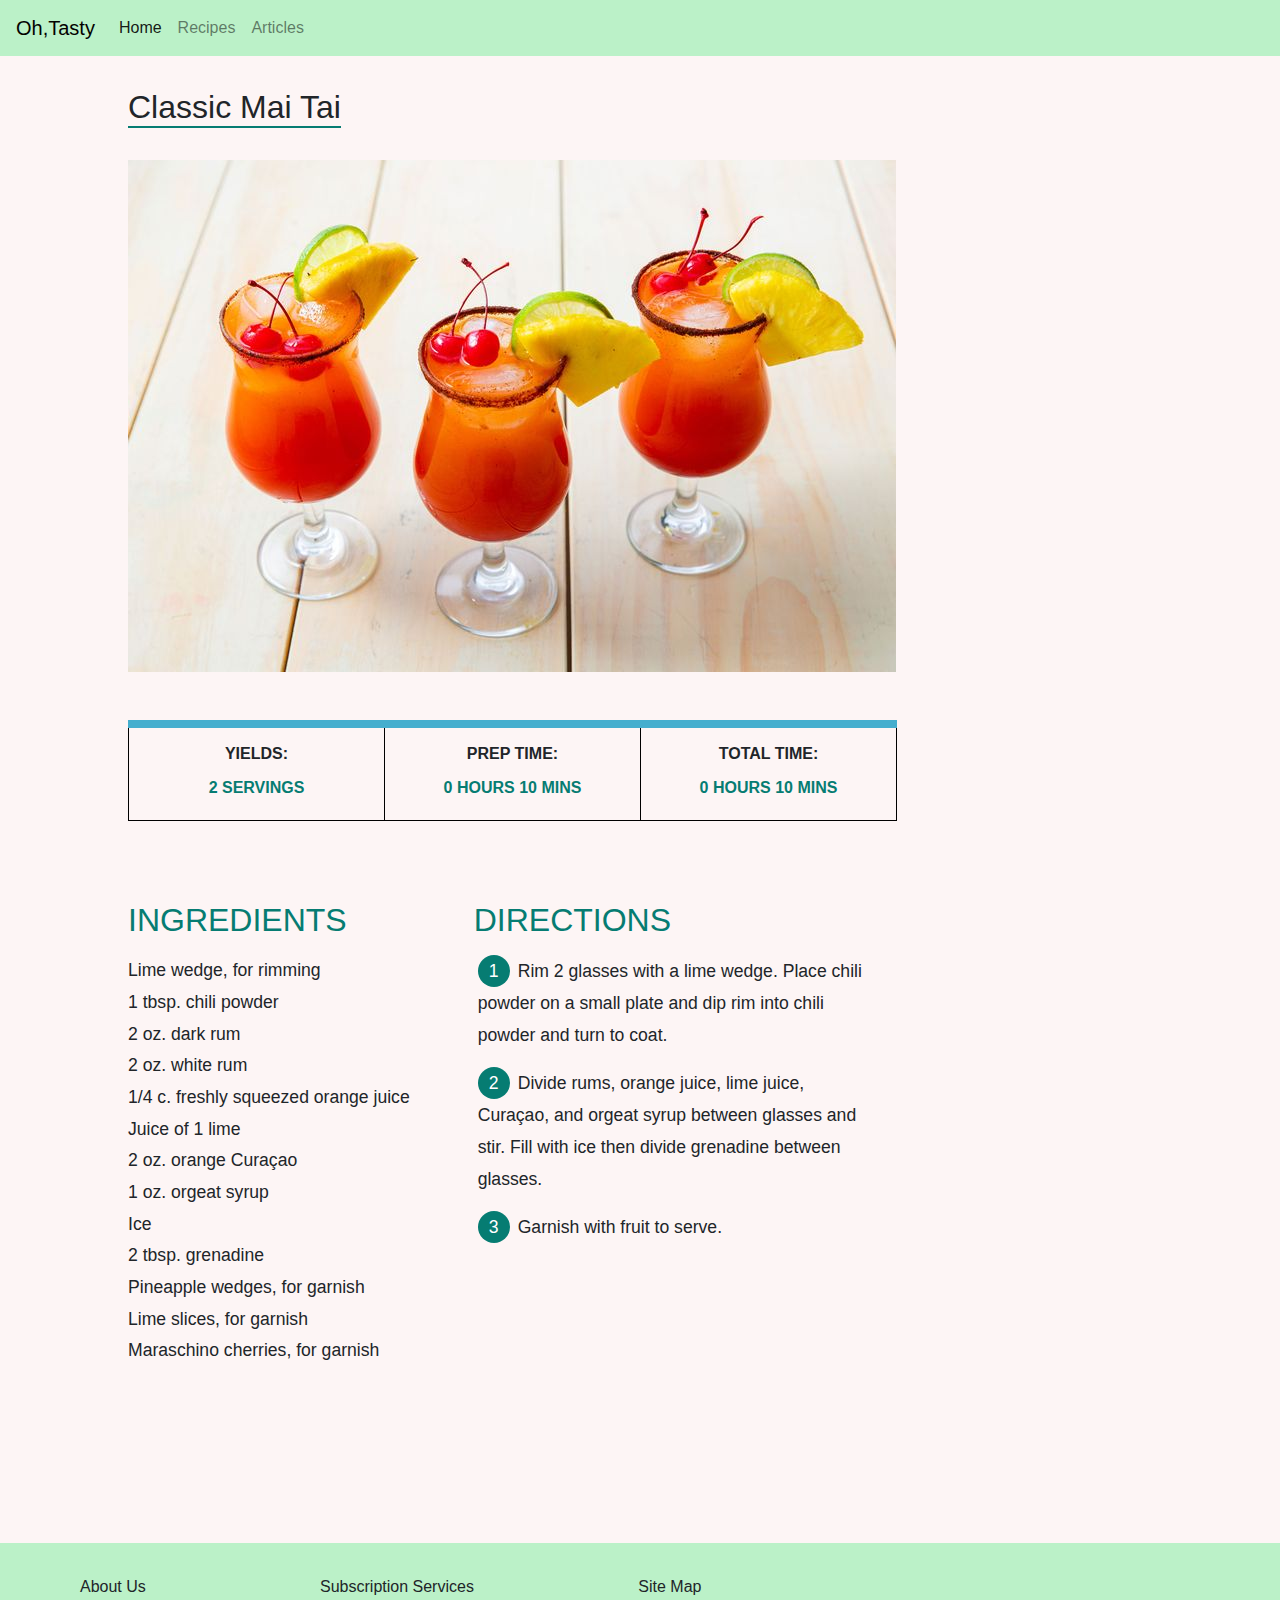
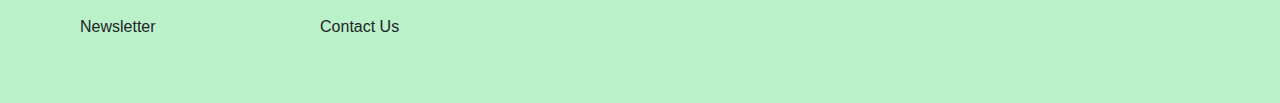
<file: recipe.html>
<!DOCTYPE html>
<html lang="en">
    <head>
        <meta charset="utf-8" />
        <meta name="viewport" content="width=device-width, initial-scale=1" />
        <title>My Webpage</title>

        <link
            rel="stylesheet"
            href="https://maxcdn.bootstrapcdn.com/bootstrap/4.3.1/css/bootstrap.min.css"
            integrity="sha384-ggOyR0iXCbMQv3Xipma34MD+dH/1fQ784/j6cY/iJTQUOhcWr7x9JvoRxT2MZw1T"
            crossorigin="anonymous"
        />

        <link rel="stylesheet" href="./css/style.css">
    </head>
    <body>
        <nav class="navbar navbar-expand-lg navbar-light">
            <a class="navbar-brand" href="index.html">Oh,Tasty</a>
            <button class="navbar-toggler" type="button" data-toggle="collapse" data-target="#navbarNav" aria-controls="navbarNav" aria-expanded="false" aria-label="Toggle navigation">
            <span class="navbar-toggler-icon"></span>
            </button>
            <div class="collapse navbar-collapse" id="navbarNav">
            <ul class="navbar-nav">
                <li class="nav-item active">
                <a class="nav-link" href="index.html">Home <span class="sr-only">(current)</span></a>
                </li>
                <li class="nav-item">
                <a class="nav-link" href="recipes.html">Recipes</a>
                </li>
                <li class="nav-item">
                <a class="nav-link" href="articles.html">Articles</a>
                </li>
            </ul>
            </div>
            
        </nav>

        <div class="header-recipe col-sm-8">
            <h2>Classic Mai Tai</h2>
            <div class="image-wrapper col-sm-12">
                <img class="recipe-header-image img-fluid" src="./img/20191205-mai-tai-delish-ehg-6170-1591389172.jpg"/>
            </div>
            <div class="table-recipe col-sm-12 table-responsive">
                <table class="table-recipe-content">
                    <tr>
                        <th>YIELDS:</th>
                        <th>PREP TIME:</th>
                        <th>TOTAL TIME:</th>
                    </tr>
                    <tr>
                        <td>2 SERVINGS</td>
                        <td>0 HOURS 10 MINS</td>
                        <td>0 HOURS 10 MINS</td>
                    </tr>
                </table>
            </div>

            <div class='recipe-text-wrapper col-sm-11'>
                <div class="recipe-ingredients col-md-auto">
                    <ul>
                        <li><h2>INGREDIENTS</h2></li>
                        <li>Lime wedge, for rimming</li>
                        <li>1 tbsp. chili powder</li>
                        <li>2 oz. dark rum</li>
                        <li>2 oz. white rum</li>
                        <li>1/4 c. freshly squeezed orange juice</li>
                        <li>Juice of 1 lime</li>
                        <li>2 oz. orange Curaçao</li>
                        <li>1 oz. orgeat syrup </li>
                        <li>Ice</li>
                        <li>2 tbsp. grenadine</li>
                        <li>Pineapple wedges, for garnish</li>
                        <li>Lime slices, for garnish</li>
                        <li>Maraschino cherries, for garnish</li>
                    </ul>
                </div>
                <div class="recipe-directions col-sm-6">
                    <h2>DIRECTIONS</h2>
                    <ol>
                        <li>Rim 2 glasses with a lime wedge. Place chili powder on a small plate and dip rim into chili powder and turn to coat.</li>
                        <li>Divide rums, orange juice, lime juice, Curaçao, and orgeat syrup between glasses and stir. Fill with ice then divide grenadine between glasses.</li>
                        <li>Garnish with fruit to serve.</li>
                    </ol>

                </div>
            </div>
        </div>
        <footer>
            <div class="footer-block">
                <p>About Us</p>
                <p>Newsletter</p>
            </div>
            <div class="footer-block">
                <p>Subscription Services</p>
                <p>Contact Us</p>
            </div>
            <div class="footer-block">
                <p>Site Map</p>
            </div>
        </footer>
    </body>
</html>
</file>
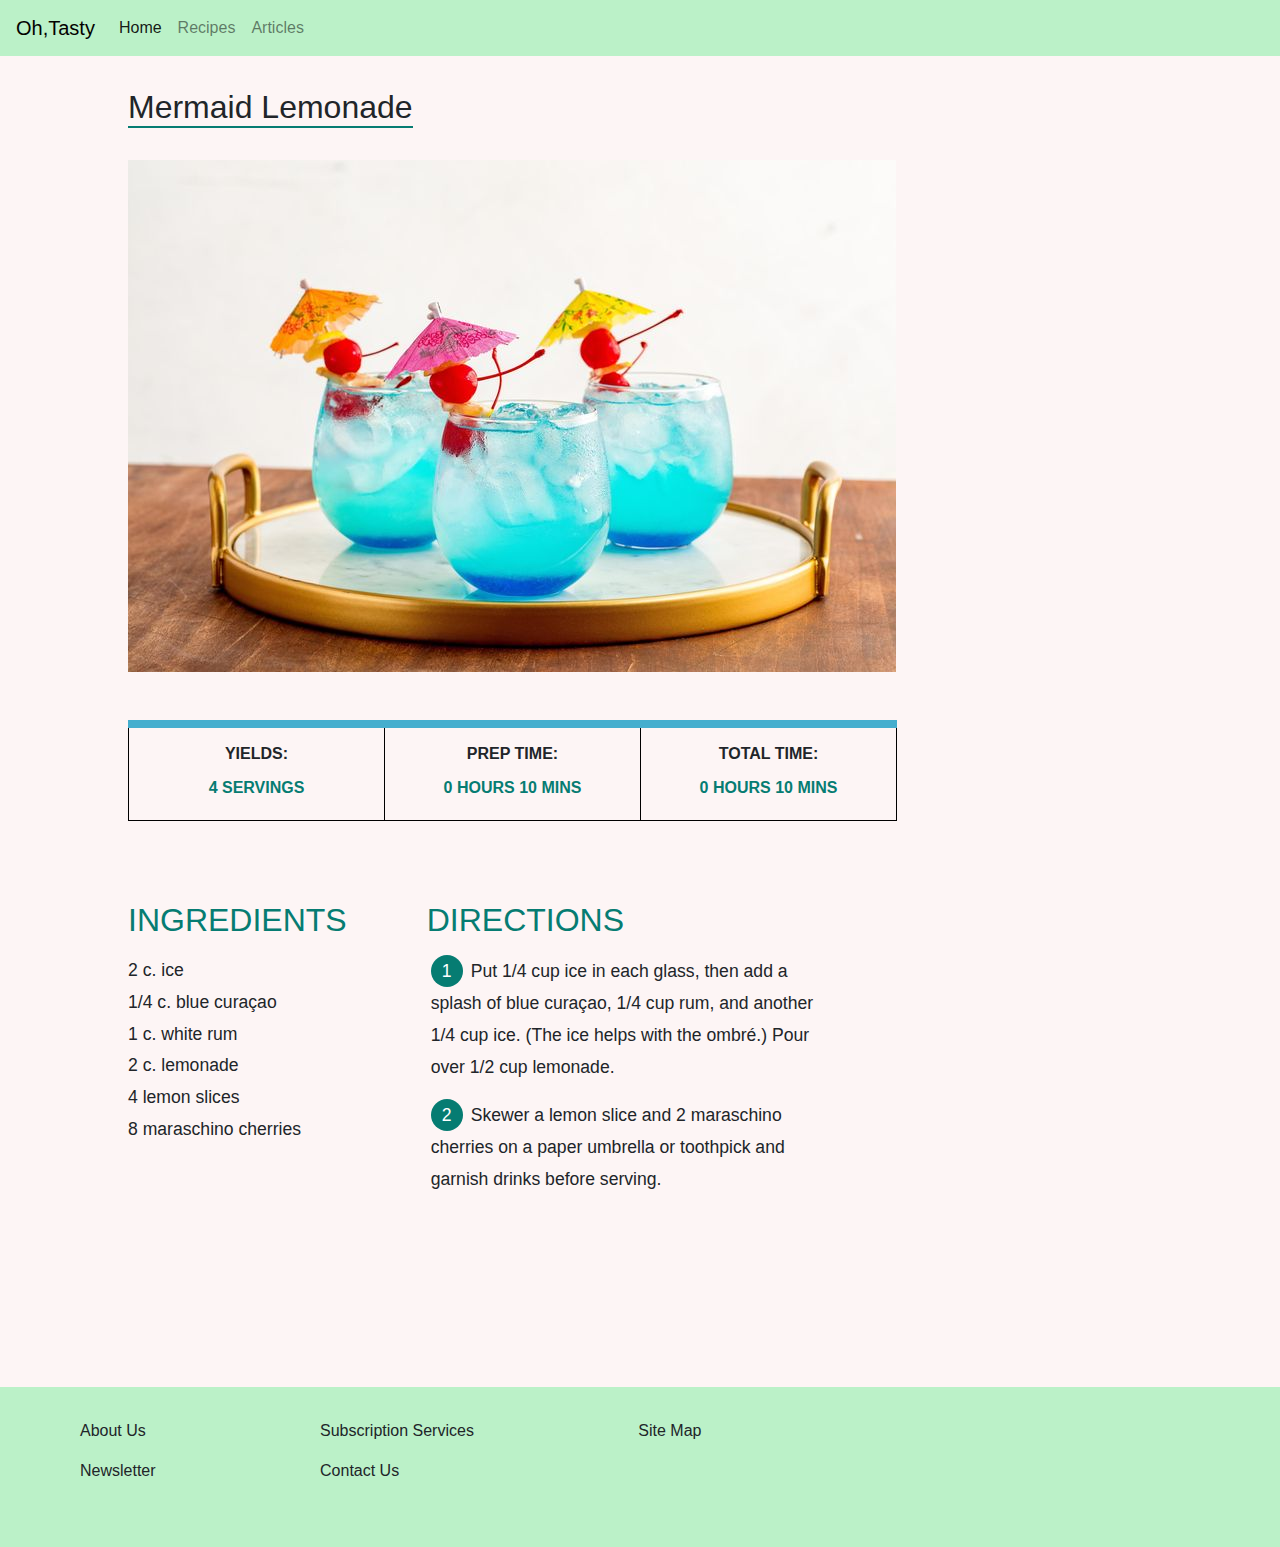
<file: recipe_1.html>
<!DOCTYPE html>
<html lang="en">
    <head>
        <meta charset="utf-8" />
        <meta name="viewport" content="width=device-width, initial-scale=1" />
        <title>My Webpage</title>

        <link
            rel="stylesheet"
            href="https://maxcdn.bootstrapcdn.com/bootstrap/4.3.1/css/bootstrap.min.css"
            integrity="sha384-ggOyR0iXCbMQv3Xipma34MD+dH/1fQ784/j6cY/iJTQUOhcWr7x9JvoRxT2MZw1T"
            crossorigin="anonymous"
        />

        <link rel="stylesheet" href="./css/style.css">
    </head>
    <body>
        <nav class="navbar navbar-expand-lg navbar-light">
            <a class="navbar-brand" href="index.html">Oh,Tasty</a>
            <button class="navbar-toggler" type="button" data-toggle="collapse" data-target="#navbarNav" aria-controls="navbarNav" aria-expanded="false" aria-label="Toggle navigation">
            <span class="navbar-toggler-icon"></span>
            </button>
            <div class="collapse navbar-collapse" id="navbarNav">
            <ul class="navbar-nav">
                <li class="nav-item active">
                <a class="nav-link" href="index.html">Home <span class="sr-only">(current)</span></a>
                </li>
                <li class="nav-item">
                <a class="nav-link" href="recipes.html">Recipes</a>
                </li>
                <li class="nav-item">
                <a class="nav-link" href="articles.html">Articles</a>
                </li>
            </ul>
            </div>
            
        </nav>

        <div class="header-recipe col-sm-8">
            <h2>Mermaid Lemonade</h2>
            <div class="image-wrapper col-sm-12">
                <img class="recipe-header-image img-fluid" src="./img/mermaid-lemonade-horizontal-1.jpg"/>
            </div>
            <div class="table-recipe col-sm-12 table-responsive">
                <table class="table-recipe-content">
                    <tr>
                        <th>YIELDS:</th>
                        <th>PREP TIME:</th>
                        <th>TOTAL TIME:</th>
                    </tr>
                    <tr>
                        <td>4 SERVINGS</td>
                        <td>0 HOURS 10 MINS</td>
                        <td>0 HOURS 10 MINS</td>
                    </tr>
                </table>
            </div>

            <div class='recipe-text-wrapper col-sm-11'>
                <div class="recipe-ingredients col-md-auto">
                    <ul>
                        <li><h2>INGREDIENTS</h2></li>
                        <li>2 c. ice</li>
                        <li>1/4 c. blue curaçao</li>
                        <li>1 c. white rum</li>
                        <li>2 c. lemonade</li>
                        <li>4 lemon slices</li>
                        <li>8 maraschino cherries</li>
                    </ul>
                </div>
                <div class="recipe-directions col-sm-6">
                    <h2>DIRECTIONS</h2>
                    <ol>
                        <li>Put 1/4 cup ice in each glass, then add a splash of blue curaçao, 1/4 cup rum, and another 1/4 cup ice. (The ice helps with the ombré.) Pour over 1/2 cup lemonade.</li>
                        <li>Skewer a lemon slice and 2 maraschino cherries on a paper umbrella or toothpick and garnish drinks before serving.</li>
                    </ol>

                </div>
            </div>
        </div>
        <footer>
            <div class="footer-block">
                <p>About Us</p>
                <p>Newsletter</p>
            </div>
            <div class="footer-block">
                <p>Subscription Services</p>
                <p>Contact Us</p>
            </div>
            <div class="footer-block">
                <p>Site Map</p>
            </div>
        </footer>
    </body>
</html>
</file>
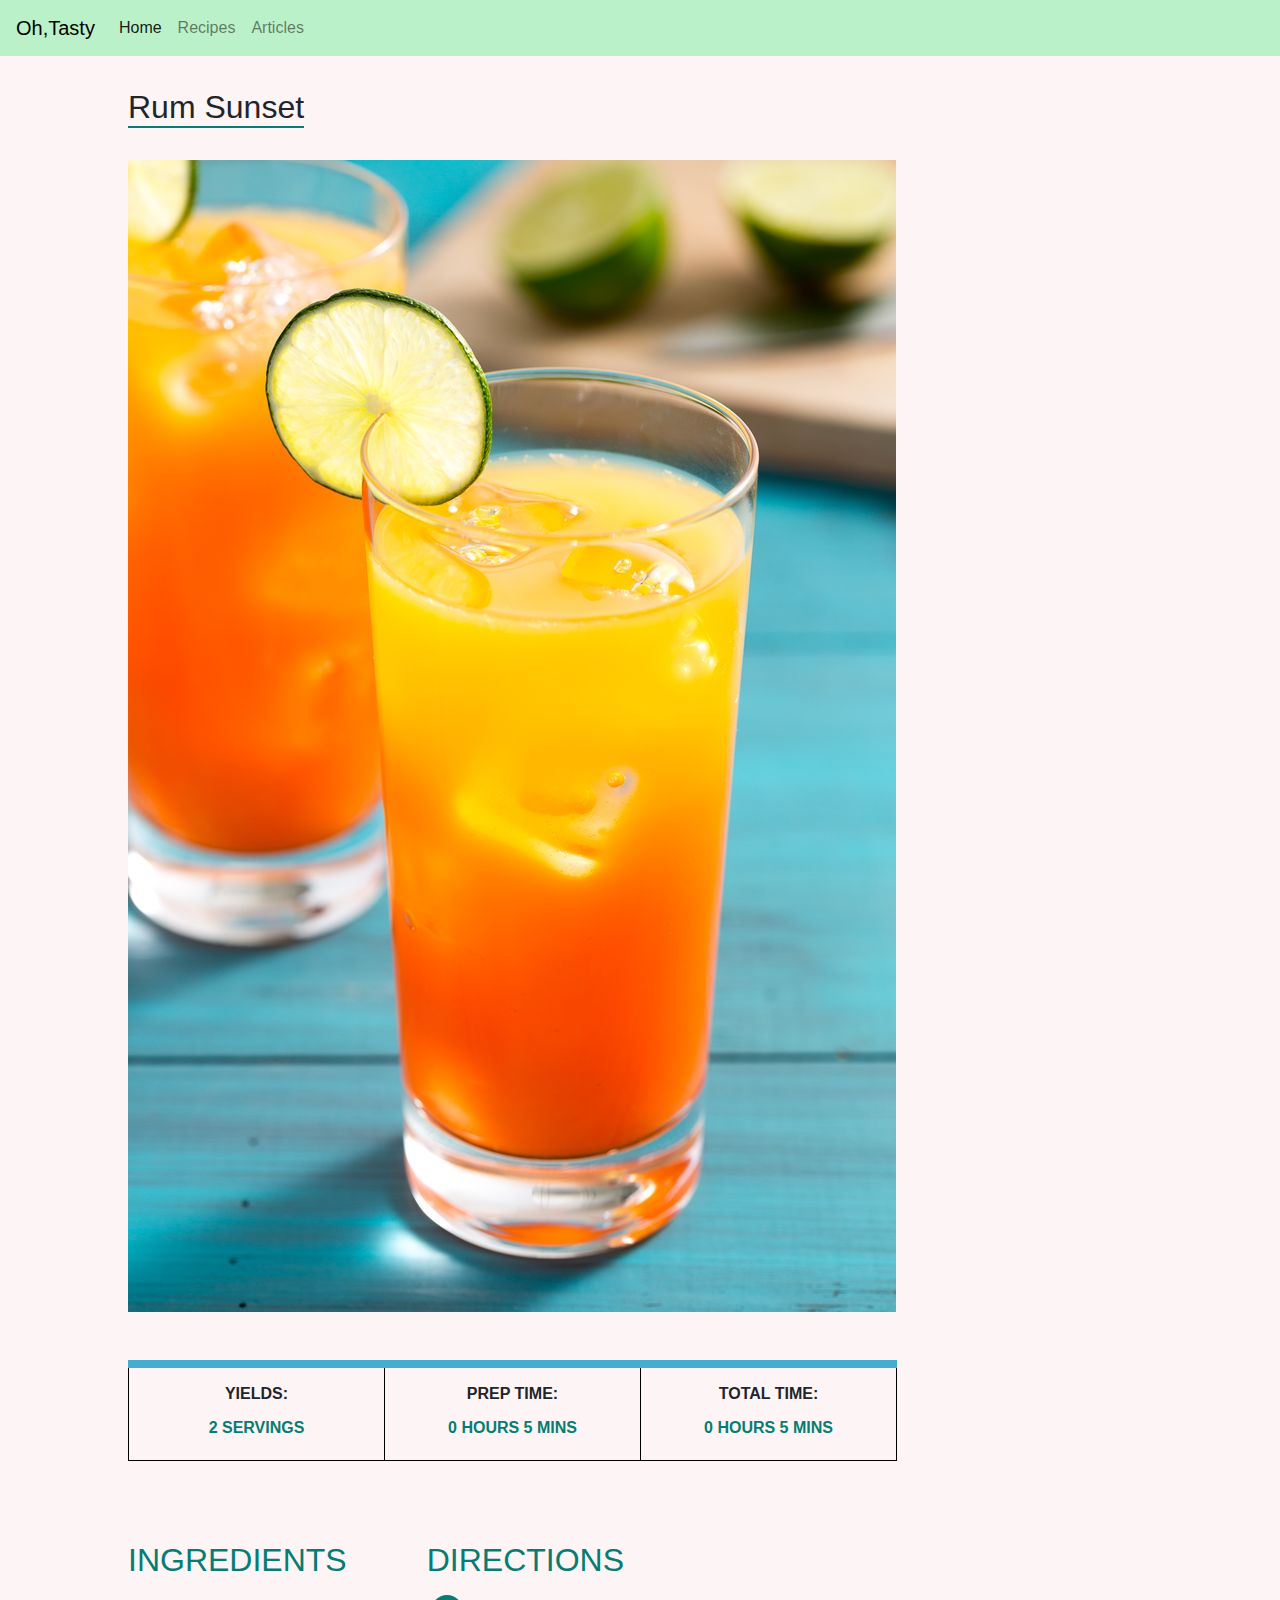
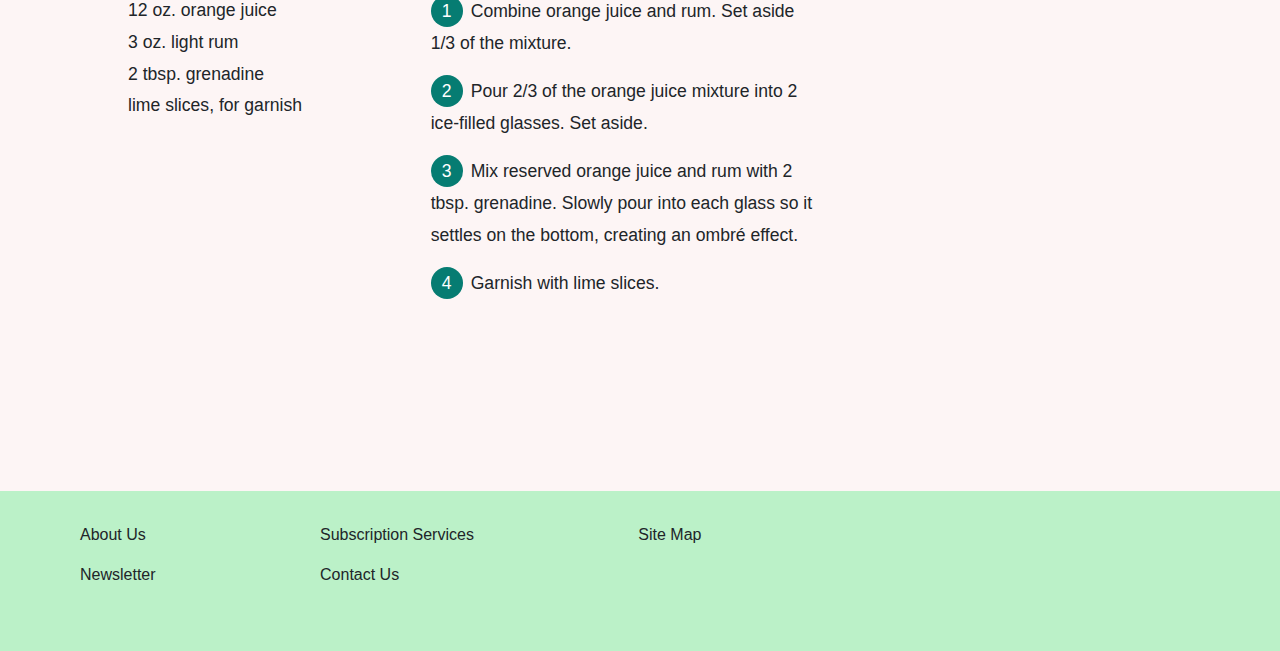
<file: recipe_2.html>
<!DOCTYPE html>
<html lang="en">
    <head>
        <meta charset="utf-8" />
        <meta name="viewport" content="width=device-width, initial-scale=1" />
        <title>My Webpage</title>

        <link
            rel="stylesheet"
            href="https://maxcdn.bootstrapcdn.com/bootstrap/4.3.1/css/bootstrap.min.css"
            integrity="sha384-ggOyR0iXCbMQv3Xipma34MD+dH/1fQ784/j6cY/iJTQUOhcWr7x9JvoRxT2MZw1T"
            crossorigin="anonymous"
        />

        <link rel="stylesheet" href="./css/style.css">
    </head>
    <body>
        <nav class="navbar navbar-expand-lg navbar-light">
            <a class="navbar-brand" href="index.html">Oh,Tasty</a>
            <button class="navbar-toggler" type="button" data-toggle="collapse" data-target="#navbarNav" aria-controls="navbarNav" aria-expanded="false" aria-label="Toggle navigation">
            <span class="navbar-toggler-icon"></span>
            </button>
            <div class="collapse navbar-collapse" id="navbarNav">
            <ul class="navbar-nav">
                <li class="nav-item active">
                <a class="nav-link" href="index.html">Home <span class="sr-only">(current)</span></a>
                </li>
                <li class="nav-item">
                <a class="nav-link" href="recipes.html">Recipes</a>
                </li>
                <li class="nav-item">
                <a class="nav-link" href="articles.html">Articles</a>
                </li>
            </ul>
            </div>
            
        </nav>

        <div class="header-recipe col-sm-8">
            <h2>Rum Sunset</h2>
            <div class="image-wrapper col-sm-12">
                <img class="recipe-header-image img-fluid" src="./img/rum-sunset.jpg"/>
            </div>
            <div class="table-recipe col-sm-12 table-responsive">
                <table class="table-recipe-content">
                    <tr>
                        <th>YIELDS:</th>
                        <th>PREP TIME:</th>
                        <th>TOTAL TIME:</th>
                    </tr>
                    <tr>
                        <td>2 SERVINGS</td>
                        <td>0 HOURS 5 MINS</td>
                        <td>0 HOURS 5 MINS</td>
                    </tr>
                </table>
            </div>

            <div class='recipe-text-wrapper col-sm-11'>
                <div class="recipe-ingredients col-md-auto">
                    <ul>
                        <li><h2>INGREDIENTS</h2></li>
                        <li>12 oz. orange juice</li>
                        <li>3 oz. light rum</li>
                        <li>2 tbsp. grenadine</li>
                        <li>lime slices, for garnish</li>
                    </ul>
                </div>
                <div class="recipe-directions col-sm-6">
                    <h2>DIRECTIONS</h2>
                    <ol>
                        <li>Combine orange juice and rum. Set aside 1/3 of the mixture.</li>
                        <li>Pour 2/3 of the orange juice mixture into 2 ice-filled glasses. Set aside.</li>
                        <li>Mix reserved orange juice and rum with 2 tbsp. grenadine. Slowly pour into each glass so it settles on the bottom, creating an ombré effect.</li>
                        <li>Garnish with lime slices.</li>
                    </ol>

                </div>
            </div>
        </div>
        <footer>
            <div class="footer-block">
                <p>About Us</p>
                <p>Newsletter</p>
            </div>
            <div class="footer-block">
                <p>Subscription Services</p>
                <p>Contact Us</p>
            </div>
            <div class="footer-block">
                <p>Site Map</p>
            </div>
        </footer>
    </body>
</html>
</file>
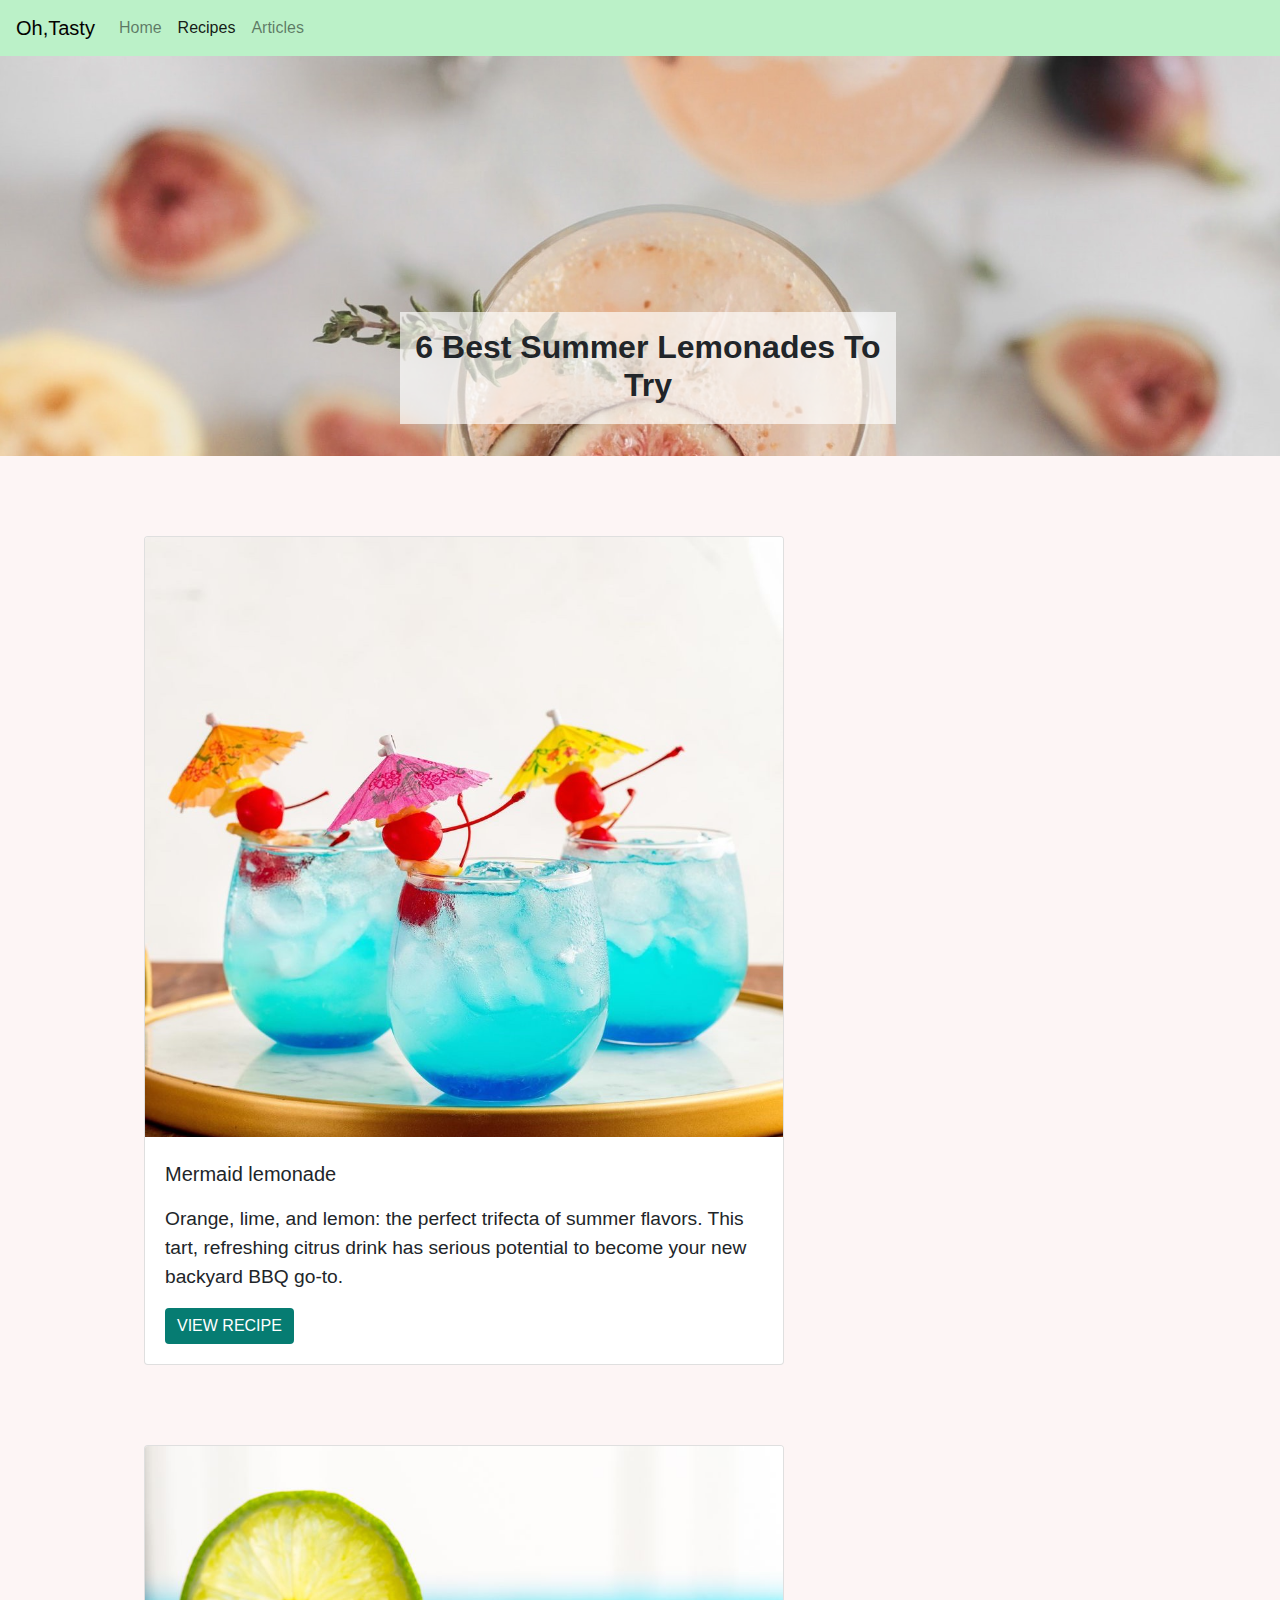
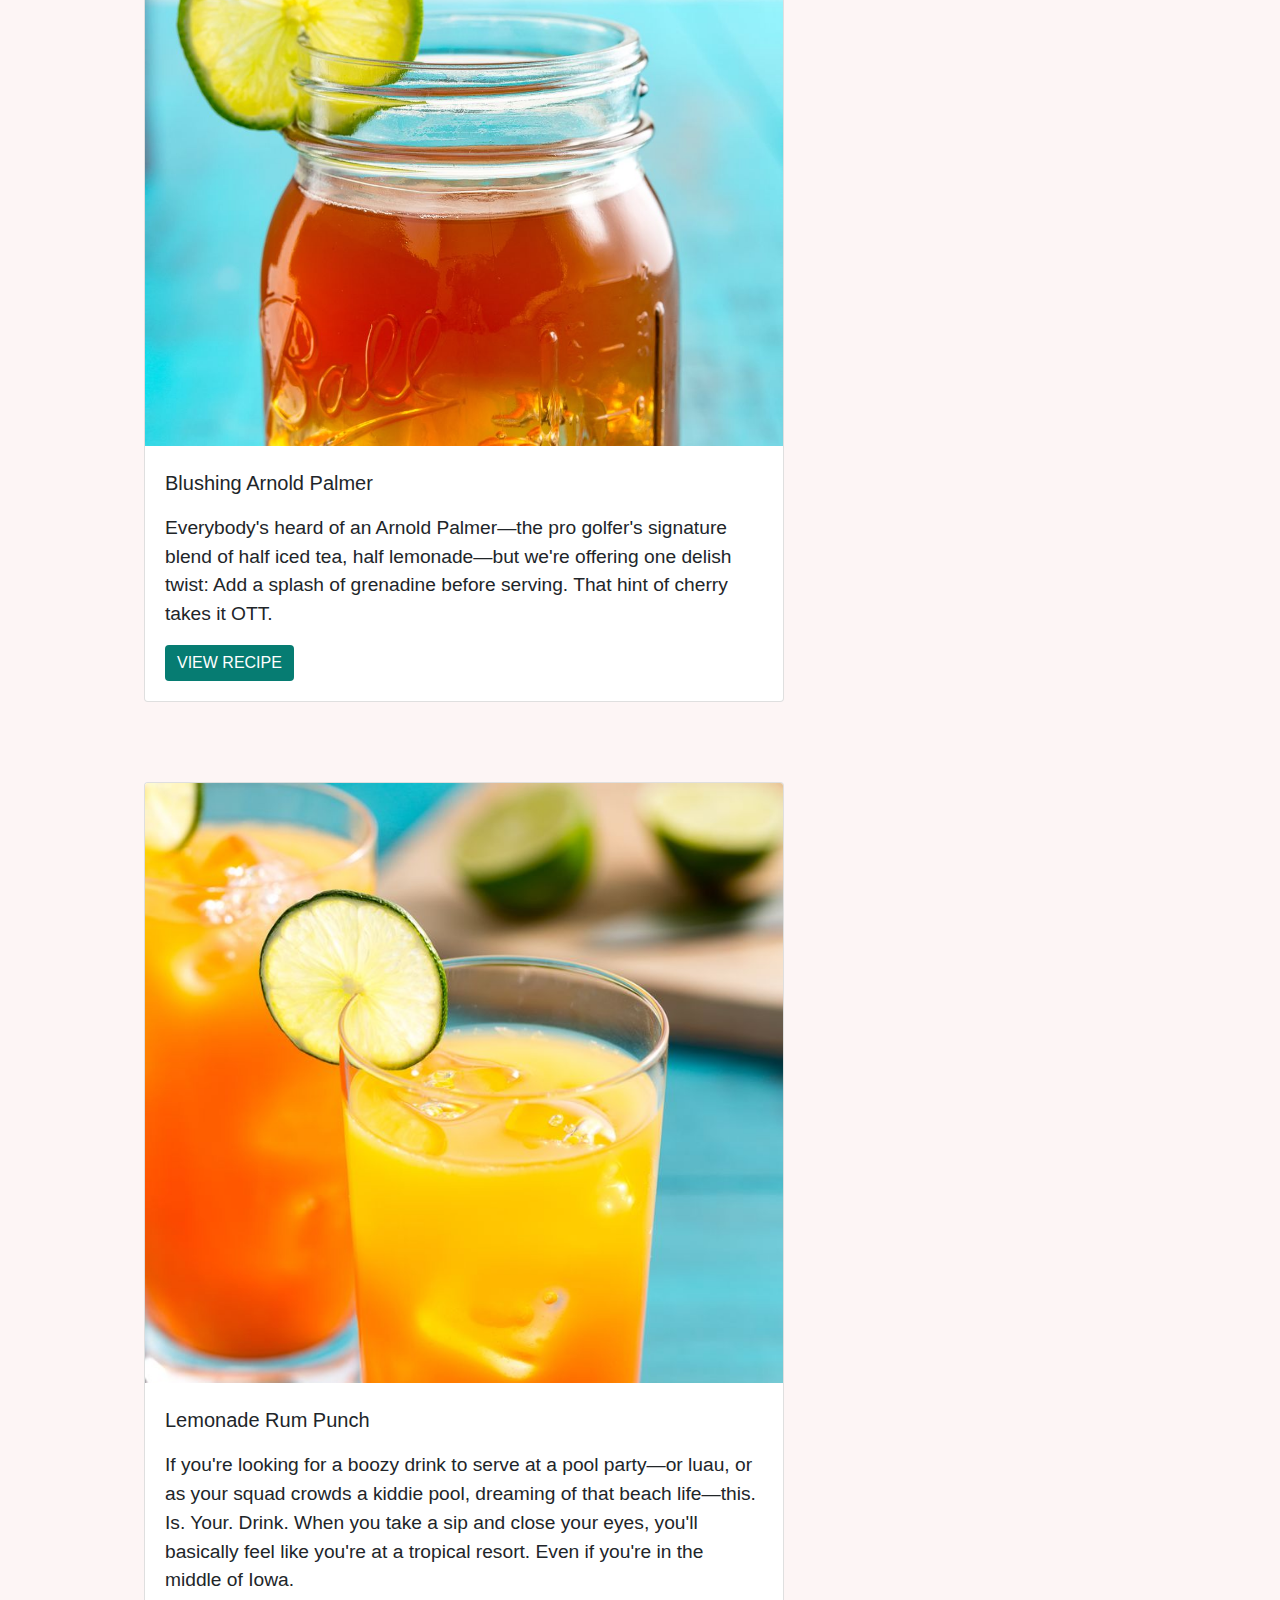
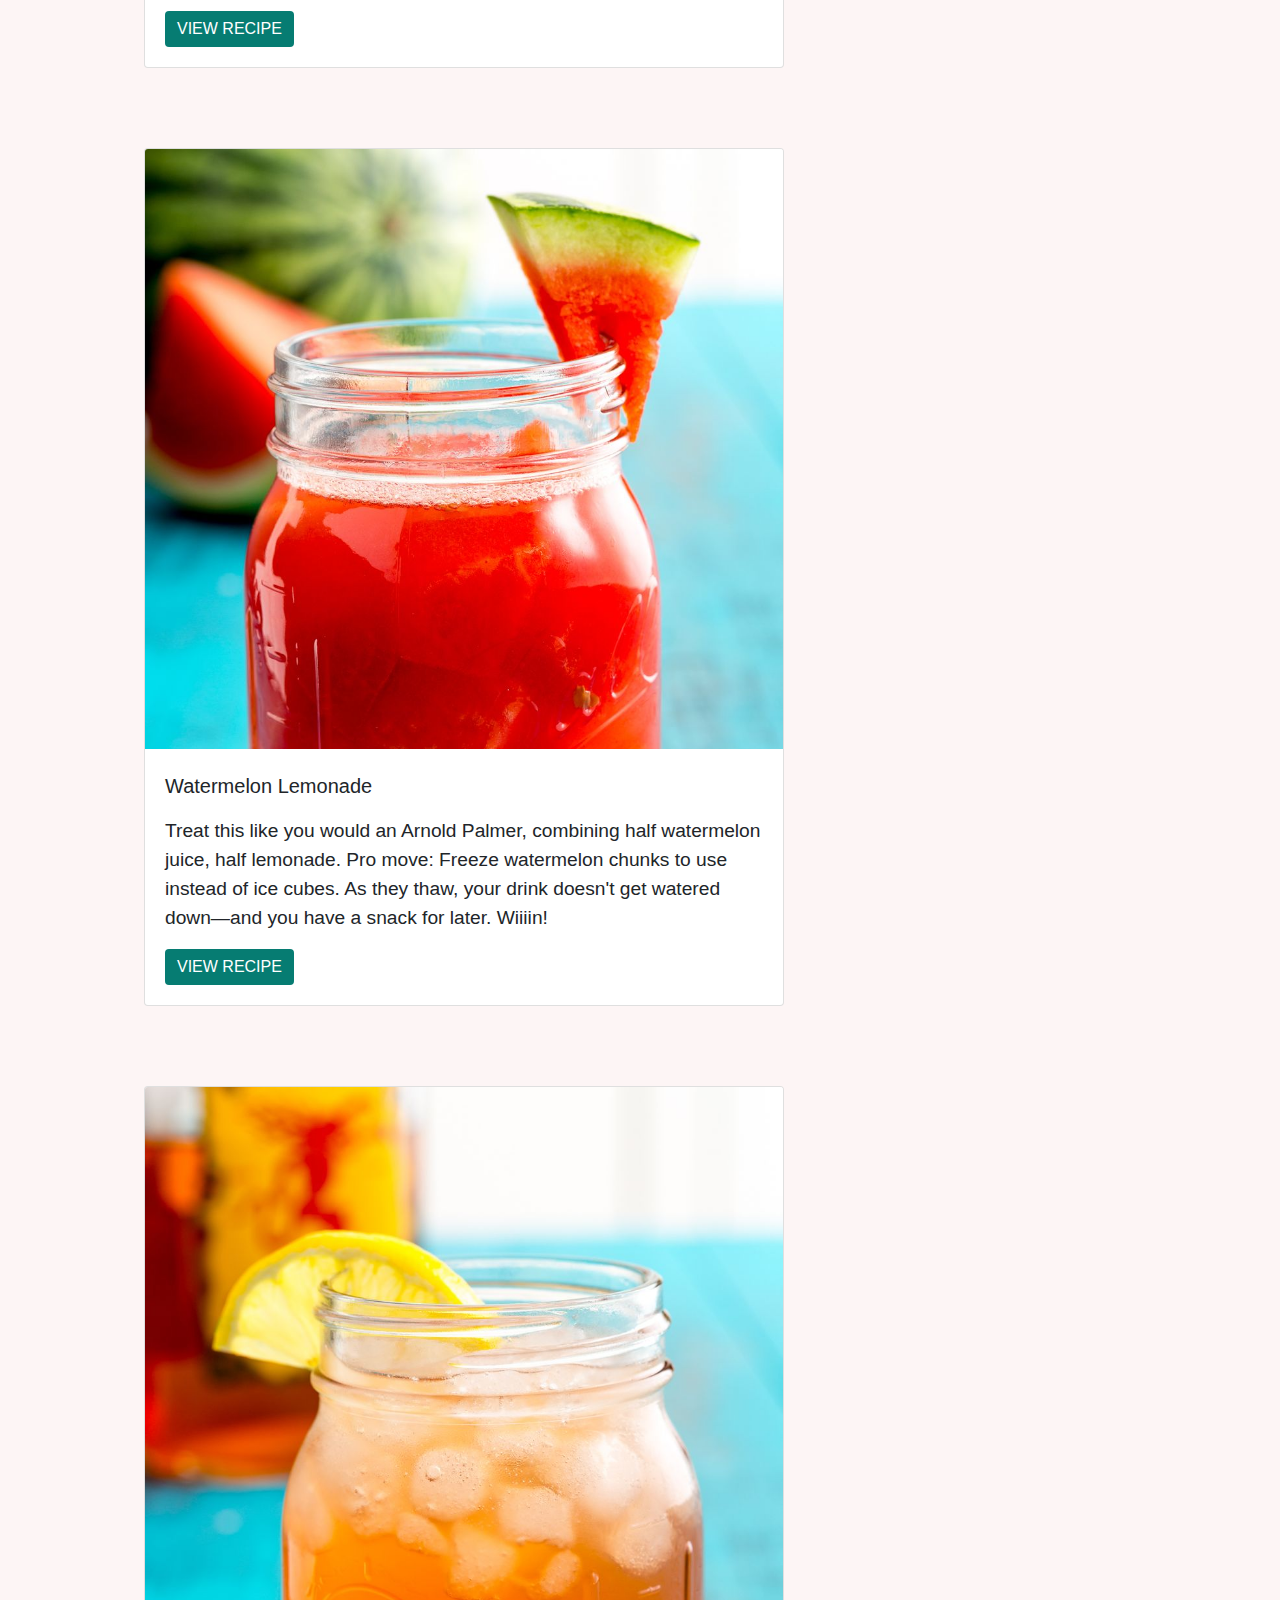
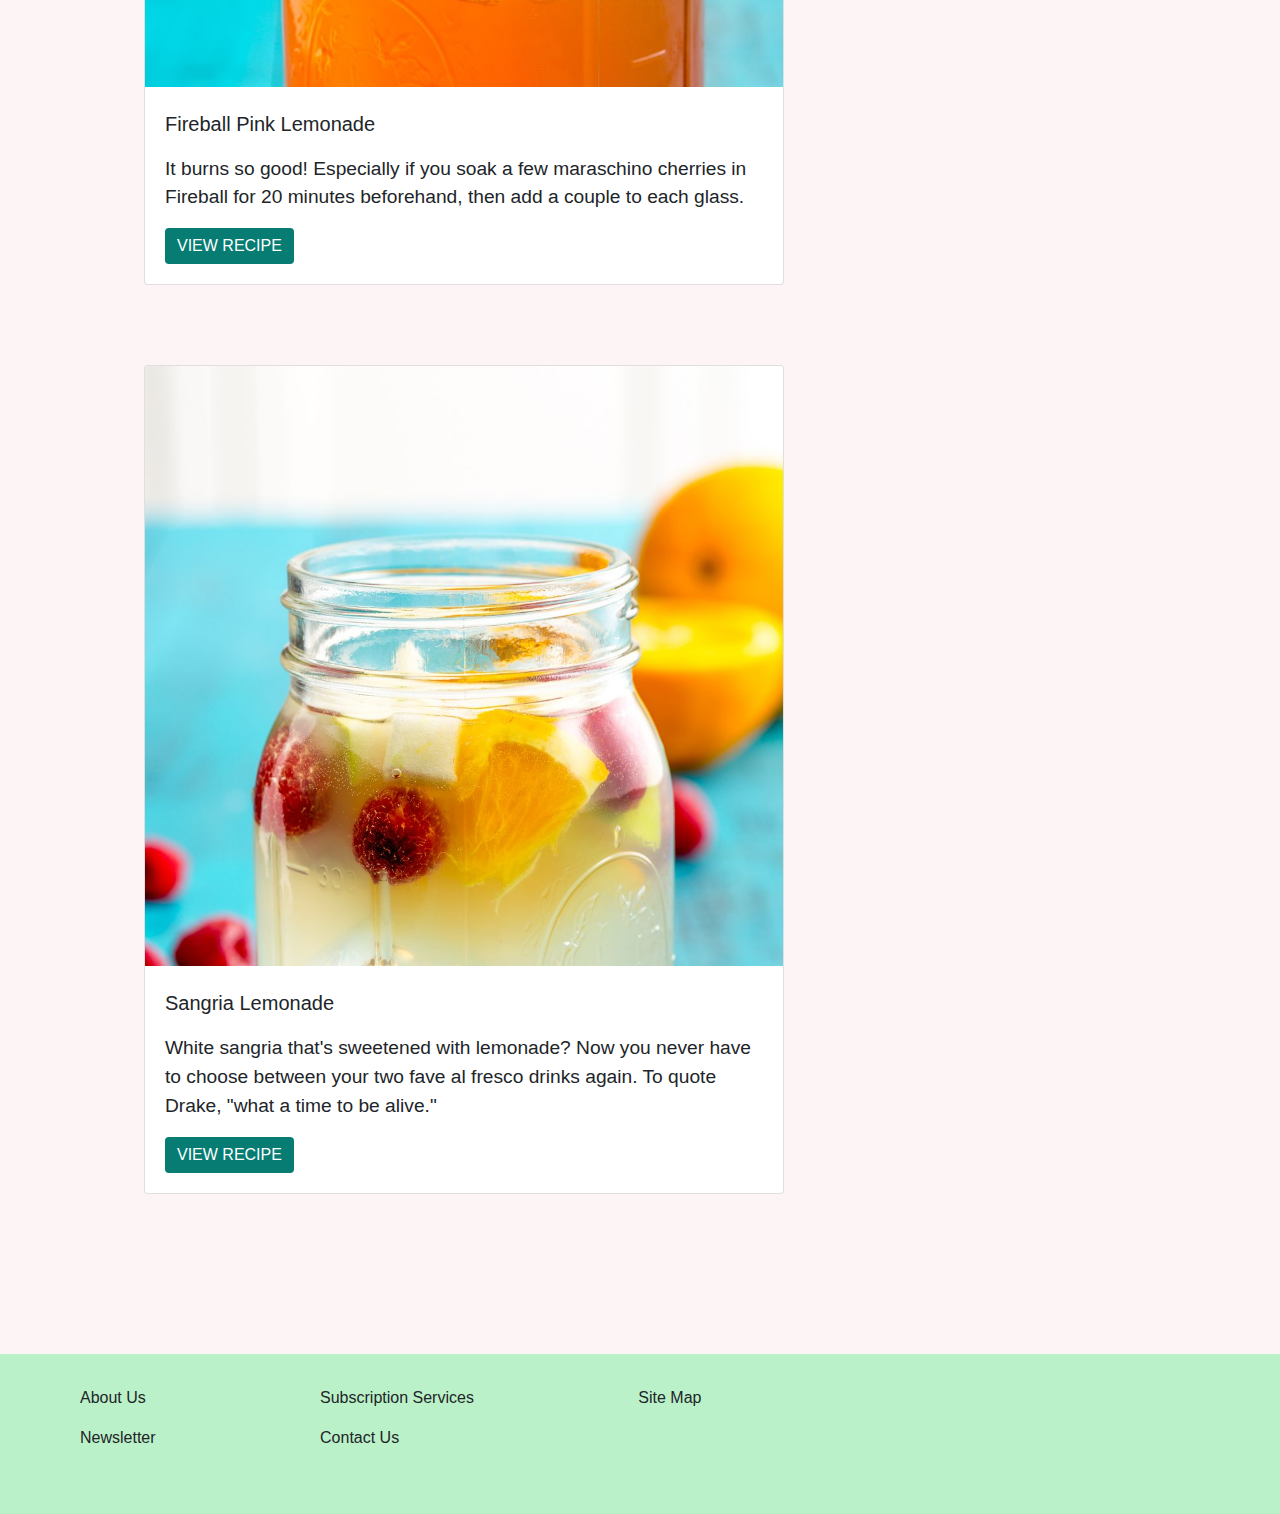
<file: recipes.html>
<!DOCTYPE html>
<html lang="en">
    <head>
        <meta charset="utf-8" />
        <meta name="viewport" content="width=device-width, initial-scale=1" />
        <title>My Webpage</title>

        <link
            rel="stylesheet"
            href="https://maxcdn.bootstrapcdn.com/bootstrap/4.3.1/css/bootstrap.min.css"
            integrity="sha384-ggOyR0iXCbMQv3Xipma34MD+dH/1fQ784/j6cY/iJTQUOhcWr7x9JvoRxT2MZw1T"
            crossorigin="anonymous"
        />

        <link rel="stylesheet" href="./css/style.css">
    </head>
    <body>
        <nav class="navbar navbar-expand-lg navbar-light">
            <a class="navbar-brand" href="index.html">Oh,Tasty</a>
            <button class="navbar-toggler" type="button" data-toggle="collapse" data-target="#navbarNav" aria-controls="navbarNav" aria-expanded="false" aria-label="Toggle navigation">
              <span class="navbar-toggler-icon"></span>
            </button>
            <div class="collapse navbar-collapse" id="navbarNav">
              <ul class="navbar-nav">
                <li class="nav-item">
                  <a class="nav-link" href="index.html">Home <span class="sr-only">(current)</span></a>
                </li>
                <li class="nav-item active">
                  <a class="nav-link" href="recipes.html">Recipes</a>
                </li>
                <li class="nav-item">
                  <a class="nav-link" href="articles.html">Articles</a>
                </li>
              </ul>
            </div>
        </nav>

        <div class="header">
            <div class="row">
                <div class="header-image col-sm-12">
                    <img class='header-img img-fluid' src="./img/header_img_1.jpg">
                    <div class="header-card">
                        <h2>6 Best Summer Lemonades To Try</h2>
                    </div>
                </div>
            </div>
        </div>

        <div class="recipe-card card">
            <div class="card-image-wrapper">
                <a href="recipe_1.html"><img src="./img/mermaid-lemonade-vertical-2.jpg" class="card-img-top"></a>
            </div>
            
            <div class="card-body">
              <h5 class="card-title">Mermaid lemonade</h5>
              <p class="card-text">Orange, lime, and lemon: the perfect trifecta of summer flavors. This tart, refreshing citrus drink has serious potential to become your new backyard BBQ go-to.</p>
              <a href="recipe_1.html" class="btn btn-primary">VIEW RECIPE</a>
            </div>
          </div>
        
        <div class="recipe-card card">
            <div class="card-image-wrapper">
                <img src="./img/lemonade-blushing-arnold-palmer.jpg" class="card-img-top">
            </div>
            <div class="card-body">
                <h5 class="card-title">Blushing Arnold Palmer</h5>
                <p class="card-text">Everybody's heard of an Arnold Palmer—the pro golfer's signature blend of half iced tea, half lemonade—but we're offering one delish twist: Add a splash of grenadine before serving. That hint of cherry takes it OTT.</p>
                <a href="#" class="btn btn-primary">VIEW RECIPE</a>
            </div>
        </div>
        
        <div class="recipe-card card">
            <div class="card-image-wrapper">
                <img src="./img/rum-sunset.jpg" class="card-img-top">
            </div>
            <div class="card-body">
                <h5 class="card-title">Lemonade Rum Punch</h5>
                <p class="card-text">If you're looking for a boozy drink to serve at a pool party—or luau, or as your squad crowds a kiddie pool, dreaming of that beach life—this. Is. Your. Drink. When you take a sip and close your eyes, you'll basically feel like you're at a tropical resort. Even if you're in the middle of Iowa.</p>
                <a href="#" class="btn btn-primary">VIEW RECIPE</a>
            </div>
        </div>  

        <div class="recipe-card card">
            <div class="card-image-wrapper">
                <img src="./img/lemonade-watermelon.jpg" class="card-img-top">
            </div>
            <div class="card-body">
                <h5 class="card-title">Watermelon Lemonade</h5>
                <p class="card-text">Treat this like you would an Arnold Palmer, combining half watermelon juice, half lemonade. Pro move: Freeze watermelon chunks to use instead of ice cubes. As they thaw, your drink doesn't get watered down—and you have a snack for later. Wiiiin!</p>
                <a href="#" class="btn btn-primary">VIEW RECIPE</a>
            </div>
        </div>  

        <div class="recipe-card card">
            <div class="card-image-wrapper">
                <img src="./img/delish-lemonade-fireball-pink-lem.jpg" class="card-img-top">
            </div>
            <div class="card-body">
                <h5 class="card-title">Fireball Pink Lemonade</h5>
                <p class="card-text">It burns so good! Especially if you soak a few maraschino cherries in Fireball for 20 minutes beforehand, then add a couple to each glass.</p>
                <a href="#" class="btn btn-primary">VIEW RECIPE</a>
            </div>
        </div>  

        <div class="recipe-card card">
            <div class="card-image-wrapper">
                <img src="./img/lemonade-sangria.jpg" class="card-img-top">
            </div>
            <div class="card-body">
                <h5 class="card-title">Sangria Lemonade</h5>
                <p class="card-text">White sangria that's sweetened with lemonade? Now you never have to choose between your two fave al fresco drinks again. To quote Drake, "what a time to be alive."</p>
                <a href="#" class="btn btn-primary">VIEW RECIPE</a>
            </div>
        </div>  

        <footer>
            <div class="footer-block">
                <p>About Us</p>
                <p>Newsletter</p>
            </div>
            <div class="footer-block">
                <p>Subscription Services</p>
                <p>Contact Us</p>
            </div>
            <div class="footer-block">
                <p>Site Map</p>
            </div>
        </footer>

    </body>
</html>
</file>
<file: css/style.css>
.table-recipe-content td, .table-recipe-content th, .table-recipe-content tr {
  border-left: solid black 1px;
  border-right: solid black 1px;
  height: 3rem;
  width: 16rem;
}

* {
  margin: 0;
  padding: 0;
}

body {
  background-color: #fdf5f5;
}

footer {
  display: flexbox;
  flex-direction: row;
  min-height: 10rem;
  background-color: #bbf1c8;
  padding-top: 2rem;
  padding-left: 5rem;
  margin-top: 10rem;
}

a {
  color: black;
}

a:hover {
  text-decoration: none;
  color: #6763a1;
}

h5 {
  margin-top: 5px;
}

.navbar-light {
  background-color: #bbf1c8;
}

.navbar-light .navbar-brand {
  color: #030200;
}

.header {
  width: 100%;
  height: inherit;
  margin: 0;
  padding: 0;
}

.header > .row {
  margin: 0;
}

.header-image {
  width: 100%;
  overflow: hidden;
  padding: 0;
}

.header-img {
  width: 100%;
  object-fit: cover;
  height: 400px;
  object-position: bottom;
}

.beverage-img {
  width: 100%;
}

.header-card {
  background-color: rgba(255, 255, 255, 0.664);
  width: 31rem;
  height: 7rem;
  position: absolute;
  bottom: 2rem;
  left: 50%;
  margin-left: -15rem;
}
.header-card h2 {
  text-align: center;
  padding: 1rem 0 1rem 0;
  font-weight: bold;
}

.hot-topics {
  /* height: 13rem; */
  padding: 15px;
  justify-content: center;
}

.topic-title {
  border-bottom: #127681 solid 2px;
  width: fit-content;
  margin-bottom: 4%;
  margin-top: 5%;
}

.article-title-container {
  background-color: #fab7b7;
  text-align: center;
}

.article-title {
  font-size: 3rem;
  margin-top: 25%;
  margin-left: 1rem;
  margin-right: 1rem;
  padding: 1rem;
  font-weight: bold;
}

.content {
  padding: 0 15px;
}

.article-image {
  padding: 0px;
}

/* recipe page */
.header-recipe {
  margin-top: 2rem;
  margin-left: 8rem;
  padding: 0;
}
.header-recipe > h2 {
  margin-bottom: 2rem;
  border-bottom: solid 2px #067c72;
  width: fit-content;
}

.img-fluid {
  max-width: 100%;
  padding: 0;
}

.image-wrapper {
  padding: 0;
}

.table-recipe {
  margin: 3rem 0;
  width: 100%;
  padding: 0;
}

.table-recipe-content {
  border-top: solid 0.5rem #45aece;
  border-bottom: black solid 1px;
  text-align: center;
}
.table-recipe-content th {
  padding: 0.5rem 1.5rem 0 1.5rem;
}
.table-recipe-content td {
  color: #067c72;
  font-weight: bold;
  padding: 0 1rem 1rem 1rem;
}

.recipe-text-wrapper {
  display: inline-flex;
  margin: 2rem 0 0 0;
  padding: 0;
}
.recipe-text-wrapper h2 {
  color: #067c72;
  margin-bottom: 1rem;
  margin-right: 1rem;
  padding-left: 0;
  width: fit-content;
}

.recipe-ingredients {
  padding: 0;
  margin-right: 1rem;
}
.recipe-ingredients ul {
  list-style-type: none;
  padding-left: 0;
  font-size: 1.1rem;
  line-height: 1.8;
}

.recipe-directions {
  padding: 0;
  margin-left: 3rem;
}
.recipe-directions ol {
  list-style-type: none;
  padding-left: 4px;
  counter-reset: my-awesome-counter;
  font-size: 1.1rem;
  line-height: 2rem;
  text-align: left;
}
.recipe-directions li {
  counter-increment: my-awesome-counter;
  padding-bottom: 1rem;
}
.recipe-directions li::before {
  content: counter(my-awesome-counter);
  background: #067c72;
  width: 2rem;
  height: 2rem;
  border-radius: 50%;
  display: inline-block;
  line-height: 2rem;
  color: white;
  text-align: center;
  margin-right: 0.5rem;
}

.footer-block {
  display: inline-table;
  margin-right: 10rem;
}
.footer-block > p {
  font-size: 1rem;
  font-weight: normal;
}

/* article */
#first-p {
  font-size: 20px;
  font-weight: 500;
  margin-top: 7rem;
  margin-left: 10%;
  margin-bottom: 5%;
  padding: 0;
}

.article-content > p {
  padding: 0;
  font-size: 1.2rem;
  margin-left: 10%;
}
.article-content > h4 {
  padding: 0;
  margin-top: 2rem;
  margin-bottom: 1rem;
  margin-left: 10%;
}

.article-img {
  margin-left: 10%;
  margin-top: 2rem;
  margin-bottom: 2rem;
  width: inherit;
}

.quote {
  border-left: solid 3px #067c72;
  margin-left: 13%;
  margin-bottom: 1.5rem;
  margin-top: 1.5rem;
}
.quote p {
  font-size: 1.2rem;
  margin-left: 2%;
  font-style: italic;
}

/* recipes */
.recipe-card {
  width: 50%;
  margin-top: 5rem;
  margin-left: 9rem;
}

.card-img-top {
  overflow: hidden;
}

.card-image-wrapper {
  width: 100%;
  height: 600px;
  overflow: hidden;
}

.btn-primary {
  background-color: #067c72;
  border: #067c72;
}

.btn-primary:active {
  background-color: #0aa093;
}

.btn-primary:hover {
  background-color: #0aa093;
}

/* articles */
.articles {
  margin-top: 5rem;
}

.articles-content {
  margin-top: 2rem;
}

.article-card {
  width: 100%;
  margin-left: 0rem;
}

.card-body > h3 {
  margin-top: 2rem;
}
.card-body p {
  margin-top: 1.2rem;
  font-size: 1.2rem;
}

/* media */
@media only screen and (max-width: 1024px) {
  .table-recipe-content {
    width: 100%;
  }

  .card {
    width: 65%;
    margin-top: 7rem;
    margin-left: 2rem;
  }

  .card-body > h3 {
    margin-top: 0;
  }
  .card-body p {
    margin-top: 0;
    font-size: 1rem;
  }
}
@media only screen and (max-width: 995px) {
  .article-title {
    font-size: 2rem;
    margin-top: 5rem;
    margin-left: 0 rem;
    margin-right: 0 rem;
    padding: 1rem;
  }

  .hot-topics {
    /* height: 8rem; */
    padding: 15px;
    justify-content: center;
  }

  .card {
    width: 70%;
    margin-top: 3rem;
    margin-left: 5rem;
  }
}
@media only screen and (max-width: 770px) {
  .article-title {
    font-size: 1.5rem;
    margin-top: 2rem;
    margin-left: 0 rem;
    margin-right: 0 rem;
    padding: 1rem;
  }

  .hot-topics {
    /* height: 5rem; */
    padding: 15px;
    justify-content: center;
  }

  .table-recipe-content {
    width: 100%;
  }

  .recipe-directions {
    margin-left: 1rem;
  }

  .header-recipe {
    margin-left: 4rem;
  }

  footer {
    padding-left: 2rem;
  }

  .quote p {
    margin-left: 4%;
  }

  .card {
    width: 80%;
    margin-top: 3rem;
    margin-left: 3rem;
  }
}
@media only screen and (max-width: 625px) {
  .header-recipe {
    margin-left: 3rem;
  }

  .card {
    width: 90%;
    margin-top: 3rem;
    margin-left: 2rem;
  }

  .card-image-wrapper {
    width: 100%;
    height: 450px;
    overflow: hidden;
  }
}
@media only screen and (max-width: 575px) {
  .content {
    padding: 15px 15px;
  }

  .main-recipes {
    margin-bottom: 2rem;
  }

  .table-recipe-content {
    width: 100%;
  }

  .recipe-text-wrapper {
    display: flex;
    flex-direction: column;
  }

  .recipe-ingredients {
    margin-bottom: 2rem;
    padding-left: 0.5rem;
  }

  .recipe-directions {
    margin-left: 0.5rem;
    width: 90%;
  }

  .header-recipe {
    margin-left: 1rem;
  }

  .table-recipe, .image-wrapper {
    width: 95%;
  }

  footer {
    flex-direction: column;
    width: 100%;
  }

  .col-sm-8 {
    width: auto;
  }

  .quote p {
    margin-left: 4%;
  }

  #first-p {
    margin-left: 5%;
    margin-top: 3rem;
    width: fit-content;
  }

  .article-content > p, .article-content h4 {
    margin-left: 5%;
  }

  .article-img {
    margin-left: 5%;
  }

  .card {
    width: 92%;
    margin-top: 3rem;
    margin-left: 1rem;
  }

  .card-image-wrapper {
    width: 100%;
    height: 400px;
    overflow: hidden;
  }
}
@media only screen and (max-width: 414px) {
  .header-card {
    background-color: rgba(255, 255, 255, 0.664);
    width: 24rem;
    height: 7rem;
    position: absolute;
    bottom: 2rem;
    left: 50%;
    margin-left: -12rem;
  }
}

/*# sourceMappingURL=style.css.map */
</file>
